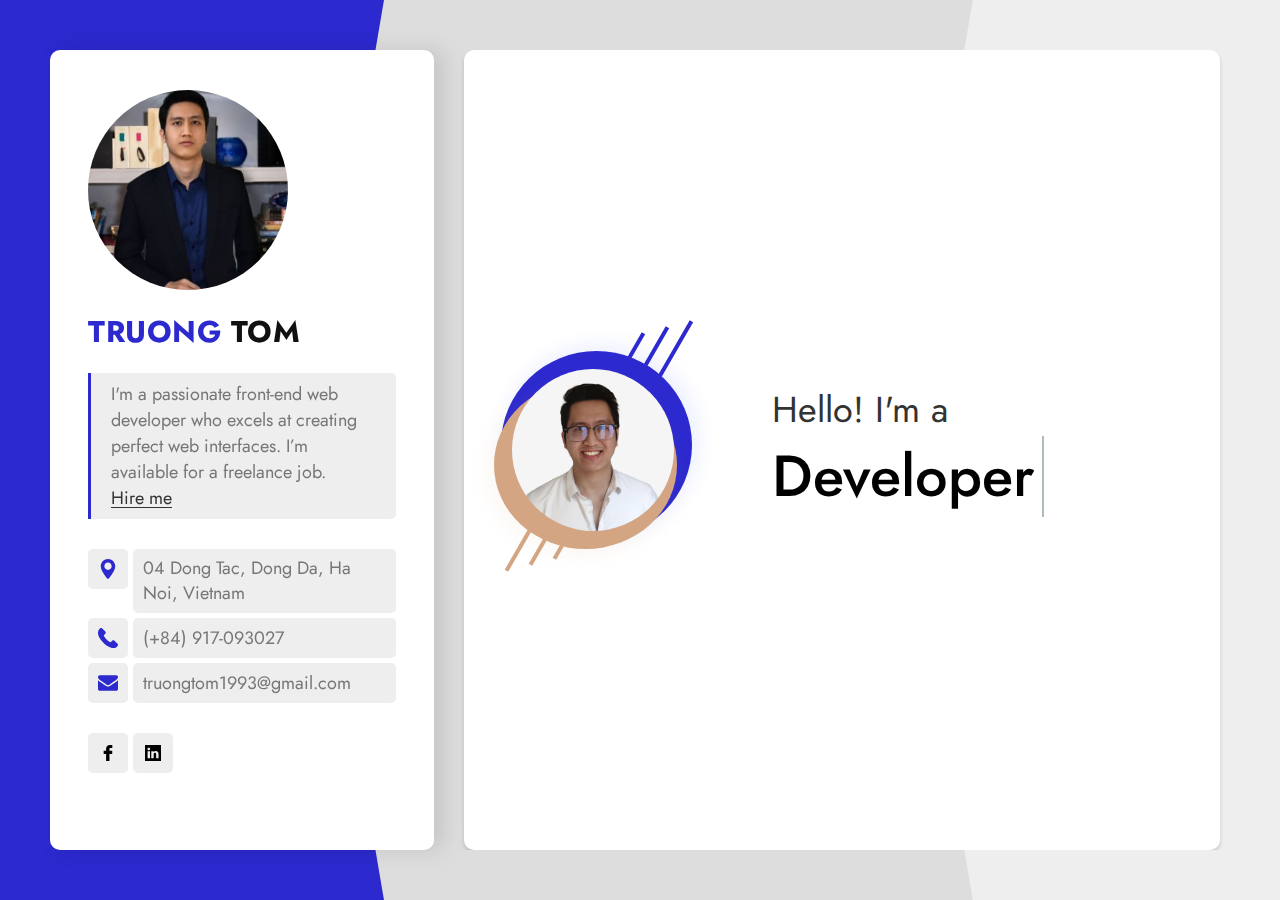
<file: index.html>
<!DOCTYPE html>
<!--[if lt IE 7 ]><html class="ie ie6" lang="en"> <![endif]-->
<!--[if IE 7 ]><html class="ie ie7" lang="en"> <![endif]-->
<!--[if IE 8 ]><html class="ie ie8" lang="en"> <![endif]-->
<!--[if (gte IE 9)|!(IE)]><!-->
<html lang="en">
<!--<![endif]-->

<head>

	<meta http-equiv="Content-Type" content="text/html; charset=utf-8" />

	<meta name="description" content="Deebo">
	<meta name="author" content="Frenify">

	<meta name="viewport" content="width=device-width, initial-scale=1, maximum-scale=1">

	<title>Truong Tom</title>

	<!-- Google Fonts -->
	<link rel="preconnect" href="https://fonts.googleapis.com" />
	<link rel="preconnect" href="https://fonts.gstatic.com" crossorigin />
	<link
		href="https://fonts.googleapis.com/css2?family=Jost:ital,wght@0,100;0,200;0,300;0,400;0,500;0,600;0,700;0,800;0,900;1,100;1,200;1,300;1,400;1,500;1,600;1,700;1,800;1,900&display=swap"
		rel="stylesheet" />
	<!-- /Google Fonts -->

	<!-- Styles -->
	<link type="text/css" rel="stylesheet" href="css/base.css?ver=4" />
	<link type="text/css" rel="stylesheet" href="css/magnific.css?ver=4" />
	<link type="text/css" rel="stylesheet" href="css/animated-headlines.css?ver=4" />
	<link type="text/css" rel="stylesheet" href="css/style.css?ver=4" />
	<!--[if lt IE 9]> <script type="text/javascript" src="js/modernizr.custom.js"></script> <![endif]-->
	<!-- /Styles -->

</head>

<body class="light">

	<div class="deebo_fn_main">
		<!-- Modal CV Card -->
		<div class="deebo_fn_cv">

			<!-- CV Inner -->
			<div class="deebo_fn__cv">

				<!-- CV Background -->
				<div class="cv__bg"></div>
				<div class="cv__bg2"></div>
				<!-- /CV Background -->

				<!-- CV Left Side -->
				<div class="cv__header">
					<div class="in">
						<div class="avatar">
							<img src="img/header/2.jpg" alt="">
						</div>
						<h3><span>Truong</span> Tom</h3>
						<p class="quote">I'm a passionate front-end web developer who excels at creating perfect web
							interfaces. I’m available for a freelance job. <a href="mailto:truongtom1993@gmail.com"
								class="anchor">Hire me</a></p>
						<ul class="contact_info">
							<li>
								<span class="icon"><img src="svg/location.svg" alt="" class="fn__svg"></span>
								<p>04 Dong Tac, Dong Da, Ha Noi, Vietnam</p>
							</li>
							<li>
								<span class="icon"><img src="svg/call.svg" alt="" class="fn__svg"></span>
								<p>(+84) 917-093027</p>
							</li>
							<li>
								<span class="icon"><img src="svg/message.svg" alt="" class="fn__svg"></span>
								<p>truongtom1993@gmail.com</p>
							</li>
						</ul>
						<ul class="social">
							<!-- <li>
								<a href="#" target="_blank" title="twitter.com">
									<img class="fn__svg" src="svg/twitter.svg" alt="twitter.com" />
								</a>
							</li> -->
							<li>
								<a href="https://www.fb.com/dnt0301" target="_blank" title="facebook.com">
									<img class="fn__svg" src="svg/facebook-logo.svg" alt="facebook.com" />
								</a>
							</li>
							<!-- <li>
								<a href="https://www.instagram.com/truong.dn/" target="_blank" title="instagram.com">
									<img class="fn__svg" src="svg/instagram.svg" alt="instagram.com" />
								</a>
							</li> -->
							<li>
								<a href="https://www.linkedin.com/in/truong-tom-b12b86152/" target="_blank" title="linkedin.com">
									<img class="fn__svg" src="svg/linkedin.svg" alt="linkedin.com" />
								</a>
							</li>
							<!-- <li>
								<a href="#" target="_blank" title="youtube.com">
									<img class="fn__svg" src="svg/youtube.svg" alt="youtube.com" />
								</a>
							</li> -->
						</ul>
					</div>
				</div>
				<!-- /CV Left Side -->

				<!-- /CV Content Side -->
				<div class="cv__content">

					<section id="hero-header" class="section_header">
						<div class="content">
							<div class="left_hero_header">
								<div class="circle">
									<div class="bg_img" data-bg-img="img/header/3.jpg"></div>
									<img src="img/thumb/square.jpg" alt="" />
									<div class="circle_holder_blue"><span></span></div>
									<div class="circle_holder_orange"><span></span></div>
									<div class="lines">
										<span></span>
										<span></span>
										<span></span>
									</div>
								</div>
							</div>
							<div class="right_hero_header">
								<div class="my_self">
									<h4>Hello! I'm a</h4>
									<h2>
										<!-- It is animation title. You can change animation variation by changing extra class to one of next classes: zoom, rotate-1, letters type, letters rotate-2, loading-bar, slide, clip, letters rotate-3, letters scale, push. cd-headline class can not be removed.  -->
										<span class="cd-headline clip">
											<span class="cd-words-wrapper">
												<!-- <b class="is-visible">Designer</b> -->
												<b class="is-visible">Developer</b>
												<b>Freelancer</b>
											</span>
										</span>
									</h2>
								</div>
							</div>
						</div>
					</section>


					<!-- CV: Biography Section -->
					<section id="cv_biography">
						<div class="section_title">
							<h3>Biography</h3>
						</div>
						<p>I'm a Freelancer Front-end Developer with over 7 years of
							experience. I'm from Vietnam. I code and create web elements for
							amazing people around the world. I like to work with various types
							of personality. New people bring new experiences.</p>
						<div class="fn_cs_info_items">
							<ul>
								<li>
									<p>Name: <span>Dang Nhat Truong</span></p>
								</li>
								<li>
									<p>Birthday: <span class="birthDay">January 03, 1993</span></p>
								</li>
								<li>
									<p>Languages: <span>Vietnamese, English</span></p>
								</li>
								<li>
									<p>Age: <span class="yearOld"></span></p>
								</li>
								<li>
									<p>Nationality: <span>Vietnamese</span></p>
								</li>
								<li>
									<p>Adress: <span>Ha Noi, Vietnam</span></p>
								</li>
								<!-- <li>
									<p>Telegram: <span>Available</span></p>
								</li> -->
								<li>
									<p>Phone: <span><a href="tel:+84917093027">(+84) 0917093027</a></span></p>
								</li>
								<li>
									<p>Email: <span><a href="mailto:truongtom1993@gmail.com">truongtom1993@gmail.com</a></span></p>
								</li>
							</ul>
						</div>
					</section>
					<!-- /CV: Biography Section -->


					<!-- CV: Education Section -->
					<section id="cv_education">
						<div class="section_title">
							<h3>Education</h3>
						</div>
						<div class="fn_cs_boxed_list">
							<ul>
								<li>
									<div class="item">
										<div class="item_top">
											<h5>Vietnam National University - University of Engineering and Technology (VNU - UET)</h5>
											<span>( 2011 - 2015 )</span>
										</div>
										<h3>Computer Science</h3>
										<p>I was trained in the top 3 National Information Technology School in Vietnam. The training
											process was extremely harsh and the number of
											graduates is only 50 percent. During the time at university, I
											overcame all challenges. Therefore, I am confident to have comprehensive
											knowledge to solve the most difficult problems. Even when faced with special requests, I am
											confident that I can fulfill them excellently. </p>
									</div>
								</li>

							</ul>
						</div>
					</section>
					<!-- /CV: Education Section -->


					<!-- CV: Experience Section -->
					<section id="cv_experience">
						<div class="section_title">
							<h3>Experience</h3>
						</div>
						<div class="fn_cs_boxed_list">
							<ul>
								<li>
									<div class="item">
										<div class="item_top">
											<h5>VIETNAM PROSPERITY JOINT STOCK COMMERCIAL BANK - Top 1 state-owned bank in VietNam</h5>
											<span>( 2020 — Today )</span>
										</div>
										<h3>Web Developer</h3>
										<p>Farewell to FPT Software, I am currently developing internal product development projects for
											VPBank (VIETNAM PROSPERITY JOINT-STOCK COMMERCIAL BANK). These projects require high security,
											accuracy and rationality in the development process so that they can be easily scaled-up and
											maintained later on.</p>
									</div>
								</li>

								<li>
									<div class="item">
										<div class="item_top">
											<h5>FTP Software - Top 1 outsourcing company in Vietnam - 22.000 EMPLOYEES</h5>
											<span>( 2018 — 2020 )</span>
										</div>
										<h3>Front-end Developer</h3>
										<p>At FPT, I had the opportunity to work on megaprojects from customers such as Airbus, PharmaCity
											(the biggest state-of-the-art pharmacy chain in Vietnam), VinMec (invested by Vingroup Corporation
											– Vietnam's leading private economic consortium). It helped me gain valuable experience in project
											management, which I previously had been lacking.</p>
									</div>
								</li>

								<li>
									<div class="item">
										<div class="item_top">
											<h5>RIKKEISOFT CORPORATION - Top 5 outsourcing company in Vietnam - 2000+ EMPLOYEES</h5>
											<span>( 2015 — 2018 )</span>
										</div>
										<h3>Front-end Developer</h3>
										<p>The projects that I worked on at RikkeiSoft mainly came from Japanese clients. The
											meticulousness,
											precision and high demand from Japanese customers have helped me improve my discipline and
											commitment to product quality from the first days at work.
										</p>
										<p>
											During the 4 years working at RikkeiSoft, I have experienced dozens of large and small projects,
											worked with many technologies, and met different requirements. Sparkly, I was honor to be selected
											as the team lead for 5 projects with the absolute satisfaction score from customers, 100/100
											points.
										</p>
									</div>
								</li>
							</ul>
						</div>
					</section>
					<!-- /CV: Experience Section -->


					<!-- CV: Skills Section -->
					<section id="cv_skills">
						<div class="section_title">
							<h3>Professionality</h3>
						</div>
						<div class="fn_cs_progress_bar">
							<div class="progress_item" data-value="99">
								<div class="item_in">
									<h3 class="progress_title">ReactJS</h3>
									<span class="progress_percent"></span>
									<div class="progress_bg"></div>
								</div>
							</div>
							<div class="fn_cs_progress_bar">
								<div class="progress_item" data-value="80">
									<div class="item_in">
										<h3 class="progress_title">NextJS</h3>
										<span class="progress_percent"></span>
										<div class="progress_bg"></div>
									</div>
								</div>
								<div class="progress_item" data-value="90">
									<div class="item_in">
										<h3 class="progress_title">.NET</h3>
										<span class="progress_percent"></span>
										<div class="progress_bg"></div>
									</div>
								</div>
								<div class="progress_item" data-value="95">
									<div class="item_in">
										<h3 class="progress_title">Java - Spring Boot</h3>
										<span class="progress_percent"></span>
										<div class="progress_bg"></div>
									</div>
								</div>

								<div class="progress_item" data-value="99">
									<div class="item_in">
										<h3 class="progress_title">HTML5 &amp; CSS3</h3>
										<span class="progress_percent"></span>
										<div class="progress_bg"></div>
									</div>
								</div>

								<div class="progress_item" data-value="99">
									<div class="item_in">
										<h3 class="progress_title">Javascript</h3>
										<span class="progress_percent"></span>
										<div class="progress_bg"></div>
									</div>
								</div>

								<div class="progress_item" data-value="90">
									<div class="item_in">
										<h3 class="progress_title">Typescript</h3>
										<span class="progress_percent"></span>
										<div class="progress_bg"></div>
									</div>
								</div>

								<div class="progress_item" data-value="70">
									<div class="item_in">
										<h3 class="progress_title">NodeJS</h3>
										<span class="progress_percent"></span>
										<div class="progress_bg"></div>
									</div>
								</div>

							</div>
					</section>
					<!-- /CV: Skills Section -->


					<!-- CV: Services Section -->
					<section id="cv_services">
						<div class="section_title">
							<h3>Services</h3>
						</div>
						<p>I help ambitious businesses like yours generate more profits by building awareness, driving web traffic,
							connecting with customers and growing overall sales.</p>
						<div class="fn_cs_service_list">
							<ul>
								<li>
									<div class="item">
										<div class="item_left">
											<h3>Websites front-end (Responsive Desktop - Mobile)</h3>
											<p>I will build a website based on customer’s wishes (or ideas I suggest). These websites will not
												only have modern user-friendly interface, SEO, and mobile-first but also bring more revenue to
												customers.</p>
										</div>
										<div class="item_right">
											<p>Starts from</p>
											<h3>$20$/hours</h3>
										</div>
									</div>
								</li>
								<li>
									<div class="item">
										<div class="item_left">
											<h3>Web-Admin (ReactJS)</h3>
											<p>Are you having special requirements or interesting features that need to be implemented?
												I will make them for you!
												With extensive experience, high responsibility for work, along with the ability to manage time
												effectively, I will help you get the best results with minimal cost!
											</p>
										</div>
										<div class="item_right">
											<p>Starts from</p>
											<h3>$20$/hours</h3>
										</div>
									</div>
								</li>
								<li>
									<div class="item">
										<div class="item_left">
											<h3>Java & .NET-Backend System</h3>
											<p>With my valuable experience from the current project for VPBank, I am very confident to build a
												mid to very large back-end system. Meet requirements of security, maintenance and future
												upgrade.</p>
										</div>
										<div class="item_right">
											<p>Starts from</p>
											<h3>$20$/hours</h3>
										</div>
									</div>
								</li>
								<li>
									<div class="item">
										<div class="item_left">
											<h3>Consulting and developing digital-marketing strategies for business</h3>
											<p>You have not had a specific development direction for your digital-marketing channel? Don’t
												worry! I can guide you on every step at a very low cost.</p>
										</div>
										<div class="item_right">
											<p>Starts from</p>
											<h3>$15$/hours</h3>
										</div>
									</div>
								</li>
							</ul>
						</div>
					</section>
					<!-- /CV: Services Section -->


					<!-- CV: Portfolio Section-->
					<section id="cv_portfolio">
						<div class="section_title">
							<h3>Project</h3>
						</div>

						<div class="fn_cs_portfolio">

							<div class="portfolio_filter">
								<ul>
									<li><a href="#" class="current" data-filter="*">All</a></li>
									<li><a href="#" data-filter=".youtube">Bamboo</a></li>
									<li><a href="#" data-filter=".vimeo">Vinmec</a></li>
									<li><a href="#" data-filter=".soundcloud">TGAL</a></li>
									<li><a href="#" data-filter=".popup">VPBank</a></li>
									<li><a href="#" data-filter=".pharmacity">Pharmacity</a></li>
								</ul>
							</div>


							<div class="portfolio_list">
								<ul class="gallery_zoom grid">
									<li class="youtube grid-item">
										<div class="inner">
											<div class="entry">
												<a target="_blank" href="https://talent.bambooairways.com/home">
													<img src="img/thumb/42-56.jpg" alt="" />
													<div class="main" data-bg-img="img/portfolio/1.jpg"></div>
													<div class="mobile_title">
														<h3>Talent Page</h3>
														<span>Bamboo Airway</span>
													</div>
												</a>
											</div>
										</div>
									</li>
									<li class="vimeo grid-item">
										<div class="inner">
											<div class="entry">
												<a target="_blank" href="https://vaythechap.vpbank.com.vn/vay-mua-nha-dat">
													<img src="img/thumb/42-34.jpg" alt="" />
													<div class="main" data-bg-img="img/portfolio/2.jpg"></div>
													<div class="mobile_title">
														<h3>Oncology - Radiotherapy</h3>
														<span>Vinmec</span>
													</div>
												</a>
											</div>
										</div>
									</li>
									<li class="soundcloud grid-item">
										<div class="inner">
											<div class="entry">
												<a target="_blank" href="https://tgal.jp/brand/">
													<img src="img/thumb/42-56.jpg" alt="" />
													<div class="main" data-bg-img="img/portfolio/3.jpg"></div>
													<div class="mobile_title">
														<h3>TGAL HomePage</h3>
														<span>TGAL Japan</span>
													</div>
												</a>
											</div>
										</div>
									</li>
									<li class="popup grid-item">
										<div class="inner">
											<div class="entry">
												<a target="_blank" href="https://vaythechap.vpbank.com.vn/vay-mua-nha-dat">
													<img src="img/thumb/42-34.jpg" alt="" />
													<div class="main" data-bg-img="img/portfolio/4.jpg"></div>
													<div class="mobile_title">
														<h3>Mortgage loan</h3>
														<span>VPbank</span>
													</div>
												</a>
											</div>
										</div>
									</li>
									<li class="popup grid-item">
										<div class="inner">
											<div class="entry">
												<a target="_blank" href="https://vaytinchap.vpbank.com.vn/LOSWebDE/">
													<img src="img/thumb/42-34.jpg" alt="" />
													<div class="main" data-bg-img="img/portfolio/5.jpg"></div>
													<div class="mobile_title">
														<h3>Unsecured loan</h3>
														<span>VPbank</span>
													</div>
												</a>
											</div>
										</div>
									</li>
									<li class="popup grid-item">
										<div class="inner">
											<div class="entry">
												<a target="_blank" href="https://neo.vpbank.com.vn/">
													<img src="img/thumb/42-34.jpg" alt="" />
													<div class="main" data-bg-img="img/portfolio/6.jpg"></div>
													<div class="mobile_title">
														<h3>VPBank NEO</h3>
														<span>VPbank</span>
													</div>
												</a>
											</div>
										</div>
									</li>
									<li class="pharmacity grid-item">
										<div class="inner">
											<div class="entry">
												<a target="_blank" href="https://www.pharmacity.vn/">
													<img src="img/thumb/42-34.jpg" alt="" />
													<div class="main" data-bg-img="img/portfolio/7.jpg"></div>
													<div class="mobile_title">
														<h3>Pharmacity Homepage</h3>
														<span>Pharmacity</span>
													</div>
												</a>
											</div>
										</div>
									</li>
								</ul>
							</div>

						</div>

					</section>
					<!-- /CV: Portfolio Section-->

					<!-- CV: Testimonials -->
					<section id="cv_testimonials">
						<div class="section_title">
							<h3>References</h3>
						</div>
						<p>A testimonial is effectively a review or recommendation from a
							client, letting you know how our products or services benefitted our
							clients. We respect each client and help everyone with all our might.</p>

						<div class="fn_cs_testimonials">
							<ul>
								<li>
									<div class="item">
										<div class="item_left">
											<p>One of the best. It works quite well for software development also. The design and ease of
												installation and customizing is exceptional. Many plaudits to the developers!</p>
										</div>
										<div class="item_right">
											<div class="t_ava">
												<div class="ava_in" data-bg-img="img/testimonials/1.webp"></div>
											</div>
											<div class="t_name">
												<p>Dan Ludwig</p>
											</div>
											<div class="t_rating" data-stars="5">
												<div class="rating_in">
													<div class="rating_active"><img src="svg/five-stars.svg" alt="" class="fn__svg"></div>
													<div class="rating_regular"><img src="svg/five-stars.svg" alt="" class="fn__svg"></div>
												</div>
											</div>
										</div>
									</div>
								</li>
								<li>
									<div class="item">
										<div class="item_left">
											<p>Very good design and code quality. The costumer support is excellent. They respond within
												minutes and solve problems on the fly. I sincerely recommend!</p>
										</div>
										<div class="item_right">
											<div class="t_ava">
												<div class="ava_in" data-bg-img="img/testimonials/2.webp"></div>
											</div>
											<div class="t_name">
												<p>Robert Moum</p>
											</div>
											<div class="t_rating" data-stars="5">
												<div class="rating_in">
													<div class="rating_active"><img src="svg/five-stars.svg" alt="" class="fn__svg"></div>
													<div class="rating_regular"><img src="svg/five-stars.svg" alt="" class="fn__svg"></div>
												</div>
											</div>
										</div>
									</div>
								</li>
								<li>
									<div class="item">
										<div class="item_left">
											<p>I Like the whole Theme, the design, customizability, features, etc. The support has been
												absolutely fantastic and friendly, helping me to solve any issue I was having.</p>
										</div>
										<div class="item_right">
											<div class="t_ava">
												<div class="ava_in" data-bg-img="img/testimonials/3.webp"></div>
											</div>
											<div class="t_name">
												<p>Linus Dahms</p>
											</div>
											<div class="t_rating" data-stars="5">
												<div class="rating_in">
													<div class="rating_active"><img src="svg/five-stars.svg" alt="" class="fn__svg"></div>
													<div class="rating_regular"><img src="svg/five-stars.svg" alt="" class="fn__svg"></div>
												</div>
											</div>
										</div>
									</div>
								</li>
								<li>
									<div class="item">
										<div class="item_left">
											<p>The best theme in the world ;) Really love it. Support is amazing, and they always help me with
												my problems. To be honest - I have earlier other theme, but this is so good, that why I choose
												it</p>
										</div>
										<div class="item_right">
											<div class="t_ava">
												<div class="ava_in" data-bg-img="img/testimonials/4.webp"></div>
											</div>
											<div class="t_name">
												<p>Kai Mimietz</p>
											</div>
											<div class="t_rating" data-stars="5">
												<div class="rating_in">
													<div class="rating_active"><img src="svg/five-stars.svg" alt="" class="fn__svg"></div>
													<div class="rating_regular"><img src="svg/five-stars.svg" alt="" class="fn__svg"></div>
												</div>
											</div>
										</div>
									</div>
								</li>
							</ul>
						</div>


					</section>
					<!-- /CV: Testimonials -->


					<!-- CV: Clients Section -->
					<section id="clients" class="section_clients">
						<div class="section_title">
							<h3>Clients</h3>
						</div>
						<div class="clients_wrapper">
							<ul>
								<li>
									<a href="#">
										<img src="img/clients/light/1.png" alt="colorlib" />
									</a>
								</li>
								<li>
									<a href="#">
										<img src="img/clients/light/2.png" alt="envato" />
									</a>
								</li>
								<li>
									<a href="#">
										<img src="img/clients/light/3.png" alt="pingdom" />
									</a>
								</li>
								<li>
									<a href="#">
										<img src="img/clients/light/4.png" alt="magento" />
									</a>
								</li>
								<li>
									<a href="#">
										<img src="img/clients/light/5.svg" alt="woocommerce" />
									</a>
								</li>
								<li>
									<a href="#">
										<img src="img/clients/light/6.png" alt="larevel" />
									</a>
								</li>
								<li>
									<a href="#">
										<img src="img/clients/light/7.png" alt="angular" />
									</a>
								</li>
								<li>
									<a href="#">
										<img src="img/clients/light/8.png" alt="google" />
									</a>
								</li>
							</ul>
						</div>
					</section>
					<!-- /CV: Clients Section -->

				</div>
				<!-- /CV Content Side -->

			</div>
			<!-- CV Inner -->
		</div>
		<!-- /Modal CV Card -->

	</div>

	<!-- Scripts -->
	<script type="text/javascript" src="js/jquery.js?ver=4"></script>
	<script type="text/javascript" src="js/isotope.js"></script>
	<script type="text/javascript" src="js/magnific.js"></script>
	<script type="text/javascript" src="js/animated-headlines.js?ver=4"></script>
	<script type="text/javascript" src="js/waypoints.js?ver=4"></script>
	<!--[if lt IE 10]> <script type="text/javascript" src="js/ie8.js"></script> <![endif]-->
	<script type="text/javascript" src="js/init.js?ver=4"></script>
	<!-- /Scripts -->

</body>

</html>
</file>
<file: css/base.css>
/*
This file is made by Frenify
This css file includes all base styles and template's main color (in this tempalte main color is pink(#f00a77)). 
Template's main color styles located at the bottom of this file.
*/
html,body,div,span,applet,object,iframe,h1,h2,h3,h4,h5,h6,p,blockquote,pre,a,abbr,acronym,address,big,cite,code,del,dfn,em,font,ins,kbd,q,s,samp,small,strike,strong,sub,sup,tt,var,b,u,i,center,dl,dt,dd,ol,ul,li,fieldset,form,label,legend,table,caption,tbody,tfoot,thead,tr,th,td
	{
	background: transparent;
	border: 0;
	margin: 0;
	padding: 0;
	vertical-align: baseline;
	outline: none;
}

article, aside, details, figcaption, figure, footer, header, hgroup, nav, section {
    display: block;
}

blockquote {
	quotes: none;
}

blockquote:before,blockquote:after {
	content: '';
	content: none;
}
ul, ol{
	margin:30px;
	list-style-type: none;
}
ul li, ol li{
	margin-bottom:5px;
}
img{
	vertical-align:middle;
	max-width:100%;
}
iframe{
	max-width:100%;
}
del {
	text-decoration: line-through;
}
a, i{
	-webkit-transition: all .3s ease;
	   -moz-transition: all .3s ease;
	    -ms-transition: all .3s ease;
	     -o-transition: all .3s ease;
	        transition: all .3s ease;
	border:none;
}
a:hover{text-decoration:none;}

h1, h2, h3, h4, h5, h6{
	font-weight:700;
	color:#0b0a0c;
	margin-bottom:20px;
}
h1 { font-size: 45px; }
h2 { font-size: 36px; }
h3 { font-size: 30px; }
h4 { font-size: 24px; }
h5 { font-size: 20px; }
h6 { font-size: 16px; }

table{
	width:100%;
	max-width:100%;
	text-align:left;
	border-collapse: collapse;
	border-spacing: 0px;
	margin-bottom:15px;
	color:#999;
	border:1px solid #eee;
}
table tr{
	border:1px solid #eee;
}
table th{
	vertical-align:top;
	color:#333;
	background:none;
	font-size:16px;
	font-weight:normal;
	padding:15px 10px;
	border:1px solid #eee;
}
table td{
	vertical-align:top;
	padding:10px;
	border:1px solid #eee;
}

code, pre {
	padding: 10px;
	padding-bottom: 0;
	border-left: 3px solid #6FBF71;
	border-bottom: 1px solid transparent;
	background: #f7f7f7;
	overflow-x:scroll;
}

pre{
	display: block;	
	word-break: break-all;
	word-wrap: break-word;
}
pre code { white-space: pre-wrap; }

p{
	letter-spacing:1px;
}


.space10{width:100%; float:left; clear:both; margin-bottom:10px;}
.space20{width:100%; float:left; clear:both; margin-bottom:20px;}
.space30{width:100%; float:left; clear:both; margin-bottom:30px;}
.space40{width:100%; float:left; clear:both; margin-bottom:40px;}
.space50{width:100%; float:left; clear:both; margin-bottom:50px;}
.space60{width:100%; float:left; clear:both; margin-bottom:60px;}
.space70{width:100%; float:left; clear:both; margin-bottom:70px;}
.space80{width:100%; float:left; clear:both; margin-bottom:80px;}
.space90{width:100%; float:left; clear:both; margin-bottom:90px;}
.space100{width:100%; float:left; clear:both; margin-bottom:100px;}
.space200{width:100%; float:left; clear:both; margin-bottom:200px;}
.space300{width:100%; float:left; clear:both; margin-bottom:300px;}
.space400{width:100%; float:left; clear:both; margin-bottom:400px;}
.space500{width:100%; float:left; clear:both; margin-bottom:500px;}
.space1000{width:100%; float:left; clear:both; margin-bottom:1000px;}


/*------------------------------------------------------------------*/ 
/*	x) FORM ELEMENTS
/*------------------------------------------------------------------*/
textarea{
	border-radius:0;
	font-size:13px;
	color:#333;
	resize:vertical;
	font-family:'Raleway', Arial, Helvetica, sans-serif;
	
	-webkit-box-sizing: border-box; /* Safari/Chrome, other WebKit */
	-moz-box-sizing: border-box;    /* Firefox, other Gecko */
	-ms-box-sizing: border-box;     /* IE 10 + */
	box-sizing: border-box;         /* Opera/IE 8+ */
	
	line-height:1.4;
	padding:10px!important;
	width:100%;
	border:1px solid #eee;
	
	-webkit-transition: all .3s ease;
	   -moz-transition: all .3s ease;
	    -ms-transition: all .3s ease;
	     -o-transition: all .3s ease;
	        transition: all .3s ease;
}
input[type="text"],
input[type="password"],
input[type="datetime"],
input[type="datetime-local"],
input[type="date"],
input[type="month"],
input[type="time"],
input[type="week"],
input[type="number"],
input[type="email"],
input[type="url"],
input[type="search"],
input[type="tel"],
input[type="color"],
.uneditable-input {
	border-radius:0;
	font-size:13px;
	min-width:220px;
	color:#333;
	letter-spacing:0.5px;
	
	-webkit-box-sizing: border-box; /* Safari/Chrome, other WebKit */
	-moz-box-sizing: border-box;    /* Firefox, other Gecko */
	-ms-box-sizing: border-box;     /* IE 10 + */
	box-sizing: border-box;         /* Opera/IE 8+ */
	
	font-family:'Raleway', Arial, Helvetica, sans-serif;
	
	line-height:1.6;
	padding:10px!important;
	height:44px;
	vertical-align:middle;
	border:1px solid #eee;
	
	-webkit-transition: all .3s ease;
	   -moz-transition: all .3s ease;
	    -ms-transition: all .3s ease;
	     -o-transition: all .3s ease;
	        transition: all .3s ease;
	
}

textarea:focus,
input[type="text"]:focus,
input[type="password"]:focus,
input[type="datetime"]:focus,
input[type="datetime-local"]:focus,
input[type="date"]:focus,
input[type="month"]:focus,
input[type="time"]:focus,
input[type="week"]:focus,
input[type="number"]:focus,
input[type="email"]:focus,
input[type="url"]:focus,
input[type="search"]:focus,
input[type="tel"]:focus,
input[type="color"]:focus,
.uneditable-input:focus {
	border-color:#ccc;
	background:#eee;
}


input[type="submit"]{
	padding: 13px 15px;
	height: 40px;
	line-height: 1;
	text-transform: uppercase;
	font-size: 13px;
	font-weight: 600;
	text-decoration: none;
	letter-spacing: 0.5px;
	border:none;
	cursor:pointer;
	color: #FFF;
	background:#777;
	
	-webkit-transition: all .3s ease;
	   -moz-transition: all .3s ease;
	    -ms-transition: all .3s ease;
	     -o-transition: all .3s ease;
	        transition: all .3s ease;
}
input[type="submit"]:hover{
	background:#444;
}
select{
	padding:8px;
	border:2px solid #eee;
}
input[type="button"]{
	cursor:pointer;
	-webkit-transition: all .3s ease;
	   -moz-transition: all .3s ease;
	    -ms-transition: all .3s ease;
	     -o-transition: all .3s ease;
	        transition: all .3s ease;
}
</file>
<file: css/style.css>
@charset "utf-8";
/*
	List of CSS codes:
	
	01) Base
	02) Site Structure
	03) Section Hero Header
	04) Main title
	05) Info Items
	06) Boxed List
	07) Progress bar
	08) Section Portfolio
	09) Testimonials
	10) Section Clients
	11) Section News
		11.1) Modalbox (used for news)
	12) Section Contact
	13) LIGHT Version
	14) Responsive


/*------------------------------------------------------------------*/
/*	01) Base
/*------------------------------------------------------------------*/
:root {
	--mc: #2c29ce;
}
html {
	overflow-x: hidden;
	padding: 0px;
	margin: 0px;
}
*:after,
*:before,
* {
	box-sizing: border-box;
}
body {
	font-family: 'Jost', sans-serif;
	font-size: 18px;
	letter-spacing: 0;
	font-weight: 400;
	color: #0b0a0c;
	position: relative;
}
[class^='deebo_fn_'] {
	width: 100%;
	/* float: left; */
	/* clear: both; */
}
.deebo_fn_wrapper,
.deebo_fn_wrapper * {
	box-sizing: border-box;
}
.deebo_fn_wrapper {
	position: relative;
	z-index: 2;
}
.fn__svg {
	fill: currentcolor;
	width: 18px;
	height: 18px;
}
p {
	letter-spacing: 0;
}
h1,
h2,
h3,
h4,
h5,
h6 {
	color: #eee;
}
/*------------------------------------------------------------------*/
/*	02) Site Structure
/*------------------------------------------------------------------*/
body.resume-opened {
	height: 100vh;
	overflow: hidden;
}
body.resume-opened .deebo_fn_cv {
	opacity: 1;
	visibility: visible;
	transition: all 0.5s ease;
}
body.resume-opened .deebo_fn__cv {
	opacity: 1;
	visibility: visible;
	transform: translateY(0px);
}
body.resume-opened .deebo_fn_cv .closer {
	transform: translateX(0px);
	transition: transform 0.5s 1s ease;
}
.deebo_fn_cv {
	position: fixed;
	top: 0px;
	left: 0px;
	right: 0px;
	height: 100vh;
	z-index: 77;
	background-color: rgba(29, 27, 25, 0.95);
	opacity: 0;
	visibility: hidden;

	-webkit-transition: all 0.5s ease;
	-moz-transition: all 0.5s ease;
	-ms-transition: all 0.5s ease;
	-o-transition: all 0.5s ease;
	transition: all 0.5s 1s ease;
}
.deebo_fn__cv {
	position: absolute;
	top: 0px;
	bottom: 0px;
	width: auto;
	right: 0px;
	left: 0px;
	background-color: #151515;
	z-index: 156;
	overflow: hidden;
}
.deebo_fn_cv .closer {
	width: 42px;
	height: 42px;
	display: block;
	text-decoration: none;
	position: absolute;
	right: 5px;
	top: 5px;
	z-index: 233;
	transform: translateX(50px);
	transition: transform 0.5s ease;
}
.deebo_fn_cv .closer:before,
.deebo_fn_cv .closer:after {
	content: '';
	position: absolute;
	width: 18px;
	height: 2px;
	background-color: #eee;
	left: 12px;
	top: 20px;
}
.deebo_fn_cv .closer:after {
	transform: rotate(45deg);
}
.deebo_fn_cv .closer:before {
	transform: rotate(135deg);
}
.deebo_fn_cv .closer:hover {
	background-color: #070707;
}
body.resume-opened .deebo_fn__cv .cv__header,
body.resume-opened .deebo_fn__cv .cv__content {
	transform: translateY(0px);
	opacity: 1;
	transition: all 0.5s 0.5s ease;
}
body.resume-opened .deebo_fn__cv .cv__bg {
	left: 0;
	transition: all 0.5s ease;
}
body.resume-opened .deebo_fn__cv .cv__bg2 {
	right: 0;
	transition: all 0.5s ease;
}
.deebo_fn__cv .cv__content {
	position: absolute;
	z-index: 99;
	width: 65vw;
	width: calc(70vw - 100px);
	float: right;
	right: 50px;
	top: 50px;
	bottom: 50px;
	overflow-y: scroll;
	color: #999;
	font-size: 20px;
	font-weight: 400;
	padding-right: 10px;
	padding-left: 30px;
	transform: translateY(-380px);
	transition: all 0.5s ease;
	opacity: 0;
}
.deebo_fn__cv .cv__content {
	scrollbar-width: thin;
	scrollbar-color: #000 #000;
}
.deebo_fn__cv .cv__content::-webkit-scrollbar {
	width: 14px;
}
.deebo_fn__cv .cv__content:-webkit-scrollbar-track {
	background: #000;
}
.deebo_fn__cv .cv__content::-webkit-scrollbar-thumb {
	background-color: #222;
	border-radius: 10px;
}
.deebo_fn__cv .cv__bg {
	position: absolute;
	z-index: 1;
	width: 30%;
	background-color: var(--mc);
	clip-path: polygon(100% 0, 80% 50%, 100% 100%, 0 100%, 0 0);
	top: 0;
	left: -30%;
	bottom: 0;
	transition: all 0.5s 0.5s ease;
}
.deebo_fn__cv .cv__bg2 {
	position: absolute;
	z-index: 1;
	width: 30%;
	background-color: #070707;
	clip-path: polygon(20% 0, 100% 0, 100% 50%, 100% 100%, 20% 100%, 0 50%);
	top: 0;
	right: -30%;
	bottom: 0;
	transition: all 0.5s 0.5s ease;
}
.deebo_fn__cv .cv__header {
	position: absolute;
	top: 50px;
	left: 50px;
	width: 30vw;
	bottom: 50px;
	z-index: 20;
	filter: drop-shadow(10px 0px 10px rgba(0, 0, 0, 0.5));
	transform: translateY(380px);
	opacity: 0;
	transition: all 0.5s ease;
}
.deebo_fn__cv .cv__header .in {
	background-color: #191919;
	height: 100%;
	display: -webkit-flex;
	display: -moz-flex;
	display: -ms-flex;
	display: -o-flex;
	display: flex;
	-webkit-flex-direction: column;
	-moz-flex-direction: column;
	-ms-flex-direction: column;
	-o-flex-direction: column;
	flex-direction: column;
	justify-content: flex-start;
	padding: 40px 10%;
	border-radius: 10px;
	overflow-y: scroll;
}

.deebo_fn__cv .cv__header .in {
	scrollbar-width: thin;
	scrollbar-color: #000 #000;
}
.deebo_fn__cv .cv__header .in::-webkit-scrollbar {
	width: 0;
}
.deebo_fn__cv .cv__header .in:-webkit-scrollbar-track {
	background: #000;
}
.deebo_fn__cv .cv__header .in::-webkit-scrollbar-thumb {
	background-color: #222;
	border-radius: 10px;
}
.deebo_fn__cv .cv__header .avatar {
	margin-bottom: 20px;
}
.deebo_fn__cv .cv__header .avatar img {
	max-width: 200px;
	max-height: 200px;
	border-radius: 50%;
}
.deebo_fn__cv .cv__header h3 {
	margin: 0;
	padding: 0;
	color: #eee;
	font-weight: 700;
	font-size: 30px;
	text-transform: uppercase;
	letter-spacing: 0.5px;
	margin-bottom: 20px;
}
.deebo_fn__cv .cv__header h3 span {
	color: var(--mc);
}
.deebo_fn__cv .cv__header p.quote {
	margin: 0;
	color: #aaa;
	margin-bottom: 30px;
	text-align: left;
	border-left: 3px solid var(--mc);
	padding-left: 40px;
	background: #111;
	padding: 8px 20px;
	border-radius: 0 5px 5px 0;
}
.deebo_fn__cv .cv__header p.quote a {
	text-decoration: none;
	color: #eee;
	border-bottom: 1px solid;
	line-height: 1;
	display: inline-block;
}
.deebo_fn__cv .cv__header p.quote a:hover {
	color: var(--mc);
}
.cv__header .contact_info {
	margin: 0;
	padding: 0;
	list-style-type: none;
	text-align: left;
	margin-bottom: 25px;
}
.cv__header .contact_info .icon {
	display: block;
	width: 40px;
	height: 40px;
	min-width: 40px;
	background-color: #111;
	border-radius: 5px;
	margin-right: 5px;
	position: relative;
}
.cv__header .contact_info .fn__svg {
	width: 20px;
	height: 20px;
	display: block;
	color: var(--mc);
	position: absolute;
	left: 50%;
	top: 50%;
	margin: -10px 0 0 -10px;
}
.cv__header .contact_info li {
	padding: 0;
	margin: 0;
	position: relative;
	margin-bottom: 5px;
	display: -webkit-flex;
	display: -moz-flex;
	display: -ms-flex;
	display: -o-flex;
	display: flex;
	align-items: flex-start;
}
.cv__header .contact_info p {
	color: #eee;
	line-height: 1.4;
	background-color: #111;
	border-radius: 5px;
	padding: 7px 10px;
	width: 100%;
	min-height: 40px;
	display: -webkit-flex;
	display: -moz-flex;
	display: -ms-flex;
	display: -o-flex;
	display: flex;
	-ms-align-items: center;
	align-items: center;
}
.deebo_fn__cv .social {
	margin: 0;
	padding: 0;
	list-style-type: none;
	display: -webkit-flex;
	display: -moz-flex;
	display: -ms-flex;
	display: -o-flex;
	display: flex;
	-webkit-flex-direction: row;
	-moz-flex-direction: row;
	-ms-flex-direction: row;
	-o-flex-direction: row;
	flex-direction: row;
	flex-wrap: wrap;
	-ms-align-items: center;
	align-items: center;
	margin-left: -5px;
}
.deebo_fn__cv .social li {
	margin: 0;
	padding: 0;
	padding-left: 5px;
	margin-bottom: 5px;
}
.deebo_fn__cv .social a {
	display: block;
	text-decoration: none;
	color: #fff;
	background-color: #111;
	width: 40px;
	height: 40px;
	position: relative;
	border-radius: 5px;
}
.deebo_fn__cv .social .fn__svg {
	position: absolute;
	width: 16px;
	height: 16px;
	top: 50%;
	left: 50%;
	margin: -8px 0 0 -8px;
}
.deebo_fn__cv .social a:hover {
	background-color: var(--mc);
}
.deebo_fn__cv .cv__content section {
	width: 100%;
	padding: 30px;
	background-color: #191919;
	margin-bottom: 30px;
	box-shadow: 0px 3px 4px rgb(0 0 0 / 30%);
	border-radius: 10px;
	float: left;
	clear: both;
}
.deebo_fn__cv .cv__content section:last-child {
	margin-bottom: 0;
}
.right_bar_overlay {
	position: fixed;
	top: 0;
	left: 0;
	bottom: 0;
	right: 0;
	background-color: transparent;
	display: block;
	z-index: 20;
	width: 100%;
	float: left;
	opacity: 0;
	visibility: hidden;
	transition: all 0.5s ease;
	cursor: pointer;
}
.rightbar-opened .right_bar_overlay {
	background-color: rgba(0, 0, 0, 0.3);
	opacity: 1;
	visibility: visible;
}
/* light/dark switcher */
.deebo_fn_switcher_wrap {
	position: fixed;
	z-index: 999;
	top: 0;
	right: 70px;
	left: auto;
	width: auto;
}
.deebo_fn_switcher_wrap label {
	display: -webkit-flex;
	display: -moz-flex;
	display: -ms-flex;
	display: -o-flex;
	display: flex;
	-webkit-flex-direction: row;
	-moz-flex-direction: row;
	-ms-flex-direction: row;
	-o-flex-direction: row;
	flex-direction: row;
	-ms-align-items: center;
	align-items: center;
	height: 36px;
	padding: 0 15px;
	margin: 7px 0;
	background-color: #191919;
	border-radius: 30px;
	color: #aaa;
	user-select: none;
	-webkit-user-select: none;
	-ms-user-select: none;
	-webkit-touch-callout: none;
	-o-user-select: none;
	-moz-user-select: none;
	cursor: pointer;
	box-shadow: 0px 3px 4px rgb(0 0 0 / 30%);
}
.deebo_fn_switcher_wrap .checkbox_wrap {
	position: relative;
	display: block;
	width: 42px;
	height: 24px;
	margin: 0 15px;
}
.deebo_fn_switcher_wrap input {
	opacity: 0 !important;
	position: absolute !important;
	visibility: hidden !important;
	width: 0 !important;
	height: 0 !important;
}
.deebo_fn_switcher_wrap .slider {
	position: absolute;
	cursor: pointer;
	top: 0;
	left: 0;
	right: 0;
	bottom: 0;
	background-color: transparent;
	-webkit-transition: 0.4s;
	transition: 0.4s;
	border: 1px solid #aaa;
	margin: 0;
	padding: 0;
}
.deebo_fn_switcher_wrap .slider:before {
	position: absolute;
	content: '';
	height: 18px;
	width: 18px;
	left: 2px;
	bottom: 2px;
	background-color: #d1d8e4;
	-webkit-transition: 0.4s;
	transition: 0.4s;
}
.deebo_fn_switcher_wrap input:checked + .slider:before {
	-webkit-transform: translateX(18px);
	-ms-transform: translateX(18px);
	transform: translateX(18px);
}
.deebo_fn_switcher_wrap .slider.round {
	border-radius: 24px;
}
.deebo_fn_switcher_wrap .slider.round:before {
	border-radius: 50%;
}
/*------------------------------------------------------------------*/
/*	03) Section Hero Header
/*------------------------------------------------------------------*/
.section_header {
	width: 100%;
	float: left;
	background-color: #f0f7fb;
	overflow: hidden;
}
.section_header .content {
	padding-top: 200px;
	padding-bottom: 200px;
	display: -webkit-flex;
	display: -moz-flex;
	display: -ms-flex;
	display: -o-flex;
	display: flex;
	-ms-align-items: center;
	align-items: center;
	justify-content: space-between;
	min-height: 90vh;
	min-height: calc(100vh - 160px); /* 50px spacing from top, 50px from bottom of the window & 30px from top, 30px from bottom of the section. Summary 160px */
}
.section_header .left_hero_header {
	width: 475px;
	max-width: 40%;
	padding-right: 80px;
}
.section_header .circle {
	position: relative;
}
.section_header .circle .bg_img {
	position: absolute;
	top: 18px;
	left: 18px;
	bottom: 18px;
	right: 18px;
	display: block;
	background-repeat: no-repeat;
	background-size: cover;
	background-position: center center;
	z-index: 15;
	border-radius: 100%;
}
.section_header .circle img {
	position: relative;
	display: block;
	min-width: 100%;
	border-radius: 100%;
	z-index: 15;
	opacity: 0;
}
.section_header .circle_holder_blue span {
	position: absolute;
	top: 0px;
	right: 0px;
	left: 7px;
	bottom: 10px;
	background-color: var(--mc);
	z-index: 2;
	border-radius: 100%;
	color: rgba(52, 82, 255, 0.1);
	box-shadow: 5px -5px 20px;
}
.section_header .circle_holder_orange span {
	position: absolute;
	top: 30px;
	right: 15px;
	left: 0px;
	bottom: 0px;
	background-color: #d3a583;
	z-index: 2;
	border-radius: 100%;
	color: rgba(211, 165, 131, 0.1);
	box-shadow: -5px 5px 20px;
}
.section_header .lines {
	position: absolute;
	top: 0;
	left: 0;
	right: 0;
	bottom: 0;
	z-index: 5;
}
.section_header .lines span {
	width: 4px;
	height: 138%;
	display: block;
	/*	background-color: #999;*/
	background: var(--mc);
	background: -moz-linear-gradient(180deg, var(--mc) 50%, rgba(211, 165, 131, 1) 50%, rgba(211, 165, 131, 1) 100%);
	background: -webkit-linear-gradient(180deg, var(--mc) 50%, rgba(211, 165, 131, 1) 50%, rgba(211, 165, 131, 1) 100%);
	background: linear-gradient(180deg, var(--mc) 50%, rgba(211, 165, 131, 1) 50%, rgba(211, 165, 131, 1) 100%);
	filter: progid:DXImageTransform.Microsoft.gradient(startColorstr="#3452ff",endColorstr="#d3a583",GradientType=1);
	transform: rotate(30deg);
	z-index: 13;
	position: absolute;
	top: -18%;
	left: 40%;
}
.section_header .lines span:nth-child(2) {
	left: 52%;
	top: -21%;
}
.section_header .lines span:nth-child(3) {
	left: 64%;
	top: -24%;
}
.section_header .right_hero_header {
	width: 60%;
}
.section_header .person_info {
	position: absolute;
	right: 52px;
	right: 11.8%;
	bottom: 40px;
	z-index: 25;
	cursor: pointer;
	display: block;
	text-decoration: none;
	width: 60px;
	height: 60px;
	background-color: #000;
	border-radius: 50%;
	color: #fff;
}
.section_header .person_info:after {
	content: '';
	display: block;
	position: absolute;
	top: 50%;
	left: 50%;
	width: 70px;
	height: 70px;
	margin: -35px auto auto -35px;
	-webkit-transform-origin: 50% 50%;
	transform-origin: 50% 50%;
	background-color: inherit;
	z-index: -1;
	pointer-events: none;

	border: 20px solid #000;
	transition: border-color 0.3s ease;

	border-radius: 100%;
	opacity: 1;
	-webkit-animation: cs_fn_pulse 2.5s cubic-bezier(0.3, 1, 0.3, 1) infinite;
	animation: cs_fn_pulse 2.5s cubic-bezier(0.3, 1, 0.3, 1) infinite;
}
.section_header .person_info:hover {
	background-color: var(--mc);
}
.section_header .person_info:hover:after {
	border-color: var(--mc);
}
@-webkit-keyframes cs_fn_pulse {
	from {
		opacity: 1;
		transform: scale(1, 1);
	}
	to {
		opacity: 0;
		transform: scale(1.8, 1.8);
	}
}
@keyframes cs_fn_pulse {
	from {
		opacity: 1;
		transform: scale(1, 1);
	}
	to {
		opacity: 0;
		transform: scale(1.8, 1.8);
	}
}
.section_header .person_info .fn__svg {
	width: 20px;
	height: 20px;
	position: absolute;
	left: 50%;
	top: 50%;
	margin: -10px 0 0 -10px;
}
.my_self h4 {
	font-size: 36px;
	font-weight: 400;
	margin: 0;
	margin-bottom: 1px;
	color: #aaa;
}
.my_self h2 {
	margin: 0;
	padding: 0;
	font-weight: 500;
	font-size: 72px;
	font-size: calc(30px + 2.18vw);
	line-height: 1;
	/*	text-transform: uppercase;*/
	color: #eee;
}
.my_self h2 b {
	font-weight: inherit;
}
/*------------------------------------------------------------------*/
/*	04) Main title
/*------------------------------------------------------------------*/
.section_title h3 {
	margin: 0;
	padding: 0;
	position: relative;
	padding-bottom: 11px;
	text-transform: uppercase;
	color: #eee;
	font-size: 18px;
	font-weight: 600;
	letter-spacing: 1px;
}
.section_title h3:after {
	content: '';
	position: absolute;
	width: 100px;
	height: 2px;
	background-color: var(--mc);
	bottom: 0;
	left: 0;
}
.section_title {
	margin-bottom: 50px;
}
#cv_services .section_title,
#cv_biography .section_title {
	margin-bottom: 43px;
}
/*------------------------------------------------------------------*/
/*	05) Info Items
/*------------------------------------------------------------------*/
.fn_cs_info_items {
	margin-top: 42px;
}
.fn_cs_info_items ul {
	margin: 0;
	padding: 0;
	list-style-type: none;
	display: flex;
	flex-direction: row;
	flex-wrap: wrap;
	margin-left: -10px;
}
.fn_cs_info_items li {
	background-color: #111;
	padding: 7px 25px;
	line-height: 1.6;
	margin: 0 0 10px 10px;
	font-size: 20px;
	border-radius: 3px;
	text-align: center;
}
.fn_cs_info_items span {
	font-weight: 400;
}
.fn_cs_info_items a {
	color: #eee;
	text-decoration: none;
}
.fn_cs_info_items a:hover {
	color: var(--mc);
}
/*------------------------------------------------------------------*/
/*	06) Boxed List
/*------------------------------------------------------------------*/
.fn_cs_boxed_list ul {
	list-style-type: none;
	margin: 0;
	padding: 0;
	display: -webkit-flex;
	display: -moz-flex;
	display: -ms-flex;
	display: -o-flex;
	display: flex;
	-webkit-flex-direction: column;
	-moz-flex-direction: column;
	-ms-flex-direction: column;
	-o-flex-direction: column;
	flex-direction: column;
}
.fn_cs_boxed_list li {
	margin: 0;
	padding: 0;
	width: 100%;
	float: left;
	clear: both;
	margin-bottom: 20px;
}
.fn_cs_boxed_list li:last-child {
	margin-bottom: 0;
}
.fn_cs_boxed_list .item {
	width: 100%;
	float: left;
	clear: both;
	background-color: #111;
	position: relative;
	padding: 42px 40px 43px;
	border-radius: 5px;
}
.fn_cs_boxed_list .item:after {
	content: '';
	position: absolute;
	width: 2px;
	height: 50px;
	left: 0px;
	top: 50%;
	transform: translateY(-50%);
	background-color: var(--mc);
}
.fn_cs_boxed_list .item_top {
	display: flex;
	margin-bottom: 14px;
}
.fn_cs_boxed_list .item_top h5 {
	margin: 0;
	padding: 0;
	font-size: 18px;
	text-transform: uppercase;
	font-weight: 400;
	line-height: 30px;
	color: #aaa;
}
.fn_cs_boxed_list .item_top span {
	display: block;
	margin: 0;
	padding: 0;
	font-size: 16px;
	line-height: 30px;
	margin-left: 20px;
	color: #888;
}
.fn_cs_boxed_list h3 {
	margin: 0;
	padding: 0;
	font-weight: 400;
	color: #eee;
	margin-bottom: 17px;
}
.fn_cs_boxed_list p a {
	text-decoration: none;
	position: relative;
	z-index: 2;
	color: #000;
	font-weight: 600;
}
/*------------------------------------------------------------------*/
/*	07) Progress bar
/*------------------------------------------------------------------*/
.fn_cs_progress_bar .progress_item {
	width: 100%;
	float: left;
	clear: both;
	margin-bottom: 20px;
}
.fn_cs_progress_bar .progress_item:last-child {
	margin-bottom: 0;
}
.fn_cs_progress_bar .progress_percent {
	position: absolute;
	z-index: 2;
	padding: 0 25px;
	line-height: 40px;
	font-size: 18px;
	font-weight: 400;
	display: block;
	top: 50%;
	margin-top: -20px;
	margin-right: 10px;
	background-color: var(--mc);
	right: 100%;
	border-radius: 50px;
	color: #fff;
	transition: all 3s cubic-bezier(0.165, 0.84, 0.44, 1);
}
.fn_cs_progress_bar .progress_title {
	margin: 0;
	font-size: 18px;
	font-weight: 400;
	padding: 0 25px;
	position: relative;
	z-index: 2;
	line-height: 60px;
	color: #eee;
}
.fn_cs_progress_bar .item_in {
	width: 100%;
	position: relative;
}
.fn_cs_progress_bar .progress_bg {
	width: 0;
	position: absolute;
	z-index: 1;
	top: 0;
	left: 0;
	bottom: 0;
}
.fn_cs_progress_bar .progress_bg:after {
	content: '';
	position: absolute;
	top: 0;
	left: 0;
	bottom: 0;
	background-color: #111;
	border-radius: 50px;
}
.fn_cs_progress_bar .open .progress_bg:after {
	width: 100%;
	-webkit-animation: progress_animation 3s cubic-bezier(0.165, 0.84, 0.44, 1); /* Safari 4+ */
	-moz-animation: progress_animation 3s cubic-bezier(0.165, 0.84, 0.44, 1); /* Fx 5+ */
	animation: progress_animation 3s cubic-bezier(0.165, 0.84, 0.44, 1); /* IE 10+ */
}
@-webkit-keyframes progress_animation {
	0% {
		width: 0%;
	}
	100% {
		width: 100%;
	}
}
@-moz-keyframes progress_animation {
	0% {
		width: 0%;
	}
	100% {
		width: 100%;
	}
}
@keyframes progress_animation {
	0% {
		width: 0%;
	}
	100% {
		width: 100%;
	}
}
/*------------------------------------------------------------------*/
/*	08) Service List
/*------------------------------------------------------------------*/
.fn_cs_service_list {
	margin-top: 42px;
}
.fn_cs_service_list ul {
	margin: 0;
	padding: 0;
	list-style-type: none;
}
.fn_cs_service_list li {
	margin: 0;
	padding: 0;
	margin-bottom: 20px;
}
.fn_cs_service_list .item {
	width: 100%;
	display: -webkit-flex;
	display: -moz-flex;
	display: -ms-flex;
	display: -o-flex;
	display: flex;
	background-color: #111;
	border-radius: 5px;
}
.fn_cs_service_list .item_right {
	width: 30%;
	min-width: 30%;
	display: -webkit-flex;
	display: -moz-flex;
	display: -ms-flex;
	display: -o-flex;
	display: flex;
	-webkit-flex-direction: column;
	-moz-flex-direction: column;
	-ms-flex-direction: column;
	-o-flex-direction: column;
	flex-direction: column;
	-ms-align-items: center;
	align-items: center;
	justify-content: center;
	text-align: center;
	border-left: 1px solid rgba(255, 255, 255, 0.05);
	padding: 10px;
}
.fn_cs_service_list .item_left {
	padding: 42px 40px 43px;
	position: relative;
	width: 100%;
}
.fn_cs_service_list .item_left:after {
	content: '';
	position: absolute;
	width: 2px;
	height: 50px;
	left: 0px;
	top: 50%;
	transform: translateY(-50%);
	background-color: var(--mc);
	transition: all 0.5s ease;
}
.fn_cs_service_list .item_left h3 {
	margin: 0;
	padding: 0;
	font-weight: 400;
	color: #eee;
	margin-bottom: 18px;
}
.fn_cs_service_list .item_left p {
	margin: 0;
	padding: 0;
}
.fn_cs_service_list .item_right p {
	margin: 0;
	padding: 0;
	font-size: 16px;
	margin-bottom: 4px;
}
.fn_cs_service_list .item_right h3 {
	margin: 0;
	padding: 0;
	color: var(--mc);
	font-weight: 500;
	font-size: 24px;
}
/*------------------------------------------------------------------*/
/*	08) Section Portfolio
/*------------------------------------------------------------------*/
.fn_cs_portfolio .portfolio_filter,
.fn_cs_portfolio {
	width: 100%;
	float: left;
	clear: both;
}
.fn_cs_portfolio .portfolio_filter {
	padding: 0 0 56px 0;
}
.fn_cs_portfolio .portfolio_filter ul {
	margin: 0px;
	list-style-type: none;
}
.fn_cs_portfolio .portfolio_filter ul {
	margin: 0px;
	list-style-type: none;
}
.fn_cs_portfolio .portfolio_filter ul li {
	margin: 0px 20px 0px 0px;
	display: inline-block;
}
.fn_cs_portfolio .portfolio_filter ul li:last-child {
	margin-right: 0px;
}
.fn_cs_portfolio .portfolio_filter a {
	text-decoration: none;
	color: #ccc;
	font-weight: 500;

	-webkit-transition: all 0.3s ease;
	-moz-transition: all 0.3s ease;
	-ms-transition: all 0.3s ease;
	-o-transition: all 0.3s ease;
	transition: all 0.3s ease;
}
.fn_cs_portfolio .portfolio_filter a.current,
.fn_cs_portfolio .portfolio_filter a:hover {
	color: var(--mc);
}
.fn_cs_portfolio .portfolio_list {
	width: 100%;
	height: auto;
	clear: both;
	float: left;
}
.fn_cs_portfolio .portfolio_list ul {
	margin: 0px 0px 0px -25px;
	list-style-type: none;
	position: relative;
	z-index: 2;
}
.fn_cs_portfolio .portfolio_list ul li {
	margin: 0px 0px 25px 0px;
	width: 33.3333%;
	float: left;
	padding-left: 25px;
}
.fn_cs_portfolio .portfolio_list .inner {
	width: 100%;
	height: auto;
	clear: both;
	float: left;
	position: relative;
	overflow: hidden;
	border-radius: 12px;
}
.fn_cs_portfolio .portfolio_list .image {
	position: relative;
	overflow: hidden;
}
.fn_cs_portfolio .portfolio_list .inner img {
	min-width: 100%;
	opacity: 0;
}
.fn_cs_portfolio .portfolio_list .main {
	position: absolute;
	top: 0px;
	bottom: 0px;
	left: 0px;
	right: 0px;
	background-repeat: no-repeat;
	background-size: cover;
	background-position: center;
	transform: scale(1) translateZ(0);

	-webkit-transition: all 0.3s ease-in-out;
	-moz-transition: all 0.3s ease-in-out;
	-ms-transition: all 0.3s ease-in-out;
	-o-transition: all 0.3s ease-in-out;
	transition: all 0.3s ease-in-out;
}
.fn_cs_portfolio .portfolio_list .inner:hover .main {
	transform: scale(1.1) translateZ(0);
}
.fn_cs_portfolio_titles {
	white-space: nowrap;
	background: #ffffff;
	font-size: 21px;
	padding: 7px 15px;
	font-family: 'Jost', sans-serif;
	font-weight: 500;
	color: #000;
	position: fixed;
	z-index: 5;
	opacity: 0;
	visibility: hidden;
}
.fn_cs_portfolio_titles.visible {
	opacity: 1;
	visibility: visible;
}
.fn_cs_portfolio_titles .work__cat {
	position: absolute;
	background: #ffffff;
	top: 100%;
	left: 0;
	margin-top: -10px;
	font-size: 16px;
	font-weight: 500;
	padding: 5px 15px;
	color: #6f6b80;
}
.entry {
	position: relative;
	border-radius: 12px;
	overflow: hidden;
}
.fn_cs_portfolio .inner:hover .mobile_title {
	opacity: 1;
	visibility: visible;
	transform: translateY(0) translateZ(0);
}
.fn_cs_portfolio .mobile_title {
	position: absolute;
	bottom: 0;
	left: 0;
	right: 0;
	padding: 20px;
	background: rgba(0, 0, 0, 0.2); /* For browsers that do not support gradients */
	background: -webkit-linear-gradient(rgba(0, 0, 0, 0), rgba(0, 0, 0, 0.6)); /* For Safari 5.1 to 6.0 */
	background: -o-linear-gradient(rgba(0, 0, 0, 0), rgba(0, 0, 0, 0.6)); /* For Opera 11.1 to 12.0 */
	background: -moz-linear-gradient(rgba(0, 0, 0, 0), rgba(0, 0, 0, 0.6)); /* For Firefox 3.6 to 15 */
	background: linear-gradient(rgba(0, 0, 0, 0), rgba(0, 0, 0, 1)); /* Standard syntax */
	transition: all 0.5s ease;
	transform: translateY(20px) translateZ(0);
	opacity: 0;
	visibility: hidden;
	border-radius: 0 0 12px 12px;
}
.fn_cs_portfolio .mobile_title h3 {
	font-size: 24px;
	font-weight: 400;
	margin-bottom: 1px;
}
.fn_cs_portfolio .mobile_title span {
	display: block;
	font-size: 14px;
	color: #aaa;
}
/*------------------------------------------------------------------*/
/*	09) Testimonials
/*------------------------------------------------------------------*/
.fn_cs_testimonials {
	margin-top: 42px;
}
.fn_cs_testimonials ul {
	margin: 0;
	padding: 0;
	list-style-type: none;
}
.fn_cs_testimonials li {
	margin: 0;
	padding: 0;
	margin-bottom: 20px;
}
.fn_cs_testimonials .item {
	width: 100%;
	display: -webkit-flex;
	display: -moz-flex;
	display: -ms-flex;
	display: -o-flex;
	display: flex;
	background-color: #111;
	border-radius: 5px;
}
.fn_cs_testimonials .item_right {
	width: 30%;
	min-width: 30%;
	display: -webkit-flex;
	display: -moz-flex;
	display: -ms-flex;
	display: -o-flex;
	display: flex;
	-webkit-flex-direction: column;
	-moz-flex-direction: column;
	-ms-flex-direction: column;
	-o-flex-direction: column;
	flex-direction: column;
	-ms-align-items: center;
	align-items: center;
	justify-content: center;
	text-align: center;
	border-left: 1px solid rgba(255, 255, 255, 0.05);
	padding: 40px 10px;
}
.fn_cs_testimonials .item_left {
	padding: 42px 40px 43px;
	position: relative;
	width: 100%;
	display: -webkit-flex;
	display: -moz-flex;
	display: -ms-flex;
	display: -o-flex;
	display: flex;
	-webkit-flex-direction: column;
	-moz-flex-direction: column;
	-ms-flex-direction: column;
	-o-flex-direction: column;
	flex-direction: column;
	justify-content: center;
}
.fn_cs_testimonials .item_left:after {
	content: '';
	position: absolute;
	width: 2px;
	height: 50px;
	left: 0px;
	top: 50%;
	transform: translateY(-50%);
	background-color: var(--mc);
	transition: all 0.5s ease;
}
.fn_cs_testimonials .t_ava {
	width: 100%;
	display: -webkit-flex;
	display: -moz-flex;
	display: -ms-flex;
	display: -o-flex;
	display: flex;
	justify-content: center;
}
.fn_cs_testimonials .ava_in {
	width: 100px;
	height: 100px;
	border-radius: 50%;
	background-size: cover;
	background-repeat: no-repeat;
	background-position: center;
	margin-bottom: 10px;
}
.fn_cs_testimonials .t_name {
	margin-bottom: 7px;
}
.fn_cs_testimonials .t_name p {
	color: #eee;
}
.fn_cs_testimonials .t_rating {
	overflow: hidden;
}
.fn_cs_testimonials .rating_in {
	width: 100px;
	position: relative;
	overflow: hidden;
}
.fn_cs_testimonials .t_rating .fn__svg {
	width: 100px;
	height: auto;
	display: block;
}
.fn_cs_testimonials .rating_active .fn__svg {
	color: var(--mc);
}
.fn_cs_testimonials .rating_regular {
	z-index: 1;
	position: absolute;
	top: 0;
	right: 0;
	bottom: 0;
	overflow: hidden;
	transform: rotateY(180deg);
	width: 0;
}
.fn_cs_testimonials .rating_active {
	z-index: 2;
	position: relative;
	overflow: hidden;
}
/*------------------------------------------------------------------*/
/* 10) Section Clients
/*------------------------------------------------------------------*/
.clients_wrapper {
	width: 100%;
	float: left;
	clear: both;
	overflow: hidden;
	border-radius: 10px;
	border: 1px solid transparent;
	background-color: #111;
}
.clients_wrapper ul {
	margin: -1px -10px -1px -1px;
	list-style-type: none;
	padding-top: 1px;
	float: left;
	padding-left: 1px;
	min-width: calc(100% + 2px);
}
.clients_wrapper ul li {
	margin: 0px;
	float: left;
	width: 25%;
	border: 1px solid #1d1d1d;
	text-align: center;
	height: 195px;
	line-height: 195px;
	position: relative;
	margin-top: -1px;
	margin-left: -1px;
	overflow: hidden;
}
.clients_wrapper a {
	display: block;
}
.clients_wrapper img {
	max-width: 88%;
	max-height: 100px;
	opacity: 0.5;

	-webkit-transition: all 0.3s ease;
	-moz-transition: all 0.3s ease;
	-ms-transition: all 0.3s ease;
	-o-transition: all 0.3s ease;
	transition: all 0.3s ease;
}
.clients_wrapper a:hover img {
	opacity: 1;
}
/*------------------------------------------------------------------*/
/* 11) Section News
/*------------------------------------------------------------------*/
.section_tips {
	width: 100%;
	float: left;
	padding: 194px 0 100px;
}
.section_tips .tips_content {
	width: 100%;
	float: left;
	margin-bottom: 20px;
}
.about_tips {
	display: block;
	text-align: center;
}
.tip_title {
	margin-bottom: 34px;
}
.tip_title h3 {
	color: #999;
	font-size: 18px;
	font-weight: 600;
	text-transform: uppercase;
	margin: 0;
	letter-spacing: 1px;
}
.tip_text {
	margin-bottom: 109px;
}
.tip_text p {
	color: #0b0a0c;
	font-size: 30px;
	font-weight: 400;
	letter-spacing: 0;
}
.tips_content ul {
	margin: 0;
	margin-left: -50px;
	display: -webkit-flex;
	display: -moz-flex;
	display: -ms-flex;
	display: -o-flex;
	display: flex;
	-webkit-flex-direction: row;
	-moz-flex-direction: row;
	-ms-flex-direction: row;
	-o-flex-direction: row;
	flex-direction: row;
	flex-wrap: wrap;
}
.tips_content ul li {
	width: 100%;
	float: left;
	padding-left: 50px;
	margin-bottom: 20px;
}
.tips_content .item {
	width: 100%;
	display: -webkit-flex;
	display: -moz-flex;
	display: -ms-flex;
	display: -o-flex;
	display: flex;
	background-color: #111;
	border-radius: 5px;
}
.tips_content .item_right {
	width: 30%;
	min-width: 30%;
	position: relative;
	min-height: 200px;
	border-left: 1px solid rgba(255, 255, 255, 0.05);
}
.tips_content .item_right .abs_img {
	position: absolute;
	top: 15px;
	left: 15px;
	right: 15px;
	bottom: 15px;

	background-size: cover;
	background-repeat: no-repeat;
	background-position: center center;
}
.tips_content .item_left {
	padding: 44px 40px 50px;
	position: relative;
	width: 100%;
	display: -webkit-flex;
	display: -moz-flex;
	display: -ms-flex;
	display: -o-flex;
	display: flex;
	-webkit-flex-direction: column;
	-moz-flex-direction: column;
	-ms-flex-direction: column;
	-o-flex-direction: column;
	flex-direction: column;
	justify-content: center;
	align-items: flex-start;
}
.tips_content .item_left:after {
	content: '';
	position: absolute;
	width: 2px;
	height: 50px;
	left: 0px;
	top: 50%;
	transform: translateY(-50%);
	background-color: var(--mc);
	transition: all 0.5s ease;
}
.tips_content p {
	color: #999;
	font-weight: 400;
	font-size: 18px;
	margin-bottom: 15px;
}
.tips_content h5 {
	color: #0b0a0c;
	font-size: 24px;
	font-weight: 400;
	margin: 0;
}
.tips_content h5 a {
	color: #eee;
	text-decoration: none;
	transition: all 0.5s ease;
}
.tips_content h5 a:hover {
	color: var(--mc);
}
.tips_content .read_more {
	text-decoration: none;
	background: #111111;
	border-radius: 30px;
	line-height: 1;
	padding: 8px 25px;
	color: #eee;
	margin-top: 20px;
	border: 2px solid #393939;
	transition: all 0.5s ease;
}
.tips_content .read_more:hover {
	border-color: var(--mc);
	color: var(--mc);
}
.load_more {
	clear: both;
	display: block;
	text-align: center;
}
.load_more a {
	min-width: 250px;
	padding: 20px 40px;
	line-height: 26px;
	text-decoration: none;
	text-transform: uppercase;
	color: #eee;
	font-size: 16px;
	font-weight: 600;
	border: 2px solid #393939;
	background-color: transparent;
	display: inline-block;
	position: relative;
	border-radius: 50px;
}
.load_more a:hover {
	color: var(--mc);
	border-color: var(--mc);
}
.load_more .text {
	transition: all 0.3s ease, color 0s ease;
}
.load_more .loading .text {
	opacity: 0;
}
.load_more .loading {
	border-color: var(--mc);
}
.load_more .loading .fn__pulse {
	opacity: 1;
	visibility: visible;
}
.fn__pulse {
	width: 120px;
	display: flex;
	justify-content: space-between;
	align-items: center;
	position: absolute;
	top: 50%;
	left: 50%;
	transform: translate(-50%, -50%);
	opacity: 0;
	visibility: hidden;
	transition: all 0.3s ease;
}
.fn__pulse span {
	width: 20px;
	height: 20px;
	border-radius: 50%;
	background-color: var(--mc);
}
.fn__pulse span:nth-child(1) {
	animation: fn__pulse 0.4s ease 0s infinite alternate;
}
.fn__pulse span:nth-child(2) {
	animation: fn__pulse 0.4s ease 0.2s infinite alternate;
}
.fn__pulse span:nth-child(3) {
	animation: fn__pulse 0.4s ease 0.4s infinite alternate;
}

@-webkit-keyframes fn__pulse {
	0% {
		opacity: 1;
		transform: scale(1);
	}
	100% {
		opacity: 0.25;
		transform: scale(0.75);
	}
}
@-moz-keyframes fn__pulse {
	0% {
		opacity: 1;
		transform: scale(1);
	}
	100% {
		opacity: 0.25;
		transform: scale(0.75);
	}
}
@keyframes fn__pulse {
	0% {
		opacity: 1;
		transform: scale(1);
	}
	100% {
		opacity: 0.25;
		transform: scale(0.75);
	}
}

.be_animated {
	-webkit-animation-duration: 0.8s;
	animation-duration: 0.8s;
	visibility: hidden;
	display: none;
}
.be_animated.done {
	visibility: visible;
	display: block;
}
@-webkit-keyframes fadeInTop {
	0% {
		opacity: 0;
		-webkit-transform: translate3d(0, 10%, 0);
		transform: translate3d(0, 10%, 0);
	}
	100% {
		opacity: 1;
		-webkit-transform: none;
		transform: none;
	}
}
@keyframes fadeInTop {
	0% {
		opacity: 0;
		-webkit-transform: translate3d(0, 10%, 0);
		transform: translate3d(0, 10%, 0);
	}
	100% {
		opacity: 1;
		-webkit-transform: none;
		transform: none;
	}
}
.fadeInTop {
	-webkit-animation-name: fadeInTop;
	animation-name: fadeInTop;
}
/*------------------------------------------------------------------*/
/*	11.1) Modalbox (used for news)
/*------------------------------------------------------------------*/
.deebo_fn_modalbox {
	position: fixed;
	top: 0px;
	left: 0px;
	right: 0px;
	height: 100vh;
	z-index: 999;
	background-color: rgba(29, 27, 25, 0.95);
	opacity: 0;
	visibility: hidden;

	-webkit-transition: all 0.3s ease;
	-moz-transition: all 0.3s ease;
	-ms-transition: all 0.3s ease;
	-o-transition: all 0.3s ease;
	transition: all 0.3s ease;
}
.deebo_fn_modalbox .extra_closer {
	display: block;
	position: absolute;
	top: 0;
	left: 0;
	right: 0;
	bottom: 0;
	z-index: 5;
}
.modal_item {
	cursor: pointer;
}
.deebo_fn_modalbox.opened {
	opacity: 1;
	visibility: visible;
}
.deebo_fn_modalbox .closer {
	display: block;
	text-decoration: none;
	width: 18px;
	height: 18px;
	right: 46px;
	top: 35px;
	z-index: 5;
	position: absolute;
}
.deebo_fn_modalbox .closer:after {
	content: '';
	position: absolute;
	left: -10px;
	right: -10px;
	bottom: -10px;
	top: -10px;
	background-color: transparent;
	transition: all 0.3s ease;
	border: 1px solid transparent;
}
.deebo_fn_modalbox .closer span:before,
.deebo_fn_modalbox .closer span:after {
	left: -3px;
	top: 8px;
	content: '';
	position: absolute;
	width: 25px;
	height: 2px;
	background-color: #888;
	transition: all 300ms ease;
	perspective: 30px;
}
.deebo_fn_modalbox .closer span:after {
	transform: rotate(45deg) translateZ(0);
}
.deebo_fn_modalbox .closer span:before {
	transform: rotate(-45deg) translateZ(0);
}
.deebo_fn_modalbox.hovered .closer:after,
.deebo_fn_modalbox .closer:hover:after {
	border-color: var(--mc);
	transform: scale(1.23);
}
.deebo_fn_modalbox.hovered .closer span:before,
.deebo_fn_modalbox.hovered .closer span:after,
.deebo_fn_modalbox .closer:hover span:before,
.deebo_fn_modalbox .closer:hover span:after {
	background-color: var(--mc);
}
.fn__hidden {
	display: none;
	position: absolute;
	padding: 0;
	margin: 0;
	z-index: -999;
	box-shadow: none;
	outline: none;
	border: none;
	opacity: 0;
	visibility: hidden;
}
.deebo_fn_modalbox .modal_content {
	scrollbar-width: thin;
	scrollbar-color: #333 #111;
}
.deebo_fn_modalbox .modal_content::-webkit-scrollbar {
	width: 8px;
}
.deebo_fn_modalbox .modal_content:-webkit-scrollbar-track {
	background: #111;
}
.deebo_fn_modalbox .modal_content::-webkit-scrollbar-thumb {
	background-color: var(--mc);
	border-radius: 10px;
	border: 3px solid #181715;
}
.deebo_fn_modalbox .container {
	height: 100vh;
}
.deebo_fn_modalbox .box_inner {
	position: absolute;
	top: 50px;
	bottom: 50px;
	width: 100%;
	max-width: 1000px;
	left: 50%;
	transform: translateX(-50%);
	background-color: #181715;
	z-index: 156;
	opacity: 0;
	visibility: hidden;
	margin-top: -20px;
	border: 1px solid rgba(255, 255, 255, 0.2);

	-webkit-transition: all 0.3s ease;
	-moz-transition: all 0.3s ease;
	-ms-transition: all 0.3s ease;
	-o-transition: all 0.3s ease;
	transition: all 0.3s ease;
}
.deebo_fn_modalbox.opened .box_inner {
	opacity: 1;
	visibility: visible;
	margin-top: 0px;
}
.deebo_fn_modalbox .modal_content {
	position: relative;
	width: 100%;
	height: 100%;
	float: left;
	overflow: hidden;
	overflow-y: scroll;
	display: -webkit-flex;
	display: -moz-flex;
	display: -ms-flex;
	display: -o-flex;
	display: flex;
	-webkit-flex-direction: column;
	-moz-flex-direction: column;
	-ms-flex-direction: column;
	-o-flex-direction: column;
	flex-direction: column;
}
.deebo_fn_modalbox .modal_in {
	padding: 60px;
}
.deebo_fn_modalbox p {
	color: #999;
}
.deebo_fn_modalbox h1,
.deebo_fn_modalbox h2,
.deebo_fn_modalbox h3,
.deebo_fn_modalbox h4,
.deebo_fn_modalbox h5,
.deebo_fn_modalbox h6 {
	color: #eee;
}
.deebo_fn_modalbox .fn__cat {
	margin-bottom: 8px;
}
.deebo_fn_modalbox .fn__title {
	font-weight: 400;
	margin-bottom: 42px;
}
.deebo_fn_modalbox .img_holder {
	margin-bottom: 45px;
	width: 100%;
	overflow: hidden;
	position: relative;
}
.deebo_fn_modalbox .img_holder img {
	margin-bottom: -50%;
	opacity: 0 !important;
	min-width: 100%;
}
.deebo_fn_modalbox .img_holder .abs_img {
	position: absolute;
	top: 0;
	left: 0;
	right: 0;
	bottom: 0;
	background-size: cover;
	background-position: center center;
	background-repeat: no-repeat;
}
.deebo_fn_modalbox .fn__desc {
	margin-bottom: 28px;
}
.deebo_fn_modalbox .fn__desc:last-child {
	margin-bottom: 0;
}
.fn__nav {
	margin-top: auto;
	width: 100%;
	position: relative;
	height: 142px;
	min-height: 142px;
	border-top: 1px solid rgba(255, 255, 255, 0.2);
	display: -webkit-flex;
	display: -moz-flex;
	display: -ms-flex;
	display: -o-flex;
	display: flex;
}
.fn__nav:after {
	content: '';
	position: absolute;
	left: 50%;
	width: 1px;
	background-color: rgba(255, 255, 255, 0.2);
	top: 0;
	bottom: 0;
	z-index: 2;
	margin-left: -0.5px;
}
.fn__nav a {
	display: -webkit-flex;
	display: -moz-flex;
	display: -ms-flex;
	display: -o-flex;
	display: flex;
	-ms-align-items: center;
	align-items: center;
	text-decoration: none;
	position: relative;
	width: 100%;
	color: #ddd;
	font-size: 14px;
	font-weight: 500;
	letter-spacing: 0.5px;
	text-transform: uppercase;
}
.fn__nav .prev {
	padding: 10px 10px 10px 106px;
}
.fn__nav .next {
	padding: 10px 106px 10px 10px;
	justify-content: flex-end;
	text-align: right;
}
.fn__nav .arrow_wrapper {
	display: block;
	width: 26px;
	height: 21px;
	left: 60px;
	position: absolute;
	top: 50%;
	margin-top: -10px;
	transition: transform 0.3s ease;
}
.fn__nav .arrow_wrapper:after {
	content: '';
	position: absolute;
	left: -10px;
	right: -10px;
	bottom: -10px;
	top: -10px;
	background-color: transparent;
	transition: all 0.3s ease;
	border: 1px solid transparent;
}
.fn__nav .arrow {
	display: block;
	background-color: #888;
	width: 26px;
	height: 1px;
	position: absolute;
	top: 50%;
	transition: all 0.3s ease;
}
.fn__nav .text {
	display: block;
	transition: transform 0.3s ease;
}
.fn__nav .arrow:after {
	display: block;
	background-color: inherit;
	width: 14px;
	height: 1px;
	content: '';
	position: absolute;
	left: -1px;
	transform: rotate(45deg);
	top: 100%;
	margin-top: 4px;
}
.fn__nav .arrow:before {
	display: block;
	background-color: inherit;
	width: 14px;
	height: 1px;
	content: '';
	position: absolute;
	left: -1px;
	transform: rotate(-45deg);
	bottom: 100%;
	margin-bottom: 4px;
}
.fn__nav .next .arrow:after {
	top: auto;
	margin-top: inherit;
	right: -1px;
	left: auto;
	bottom: 100%;
	margin-bottom: 4px;
}
.fn__nav .next .arrow:before {
	bottom: auto;
	margin-bottom: inherit;
	right: -1px;
	left: auto;
	top: 100%;
	margin-top: 4px;
}
.fn__nav .next .arrow_wrapper {
	left: auto;
	right: 60px;
}
.fn__nav a:hover {
	color: #ccc;
}
.fn__nav a:hover .arrow {
	background-color: var(--mc);
}
.fn__nav a:hover .arrow_wrapper:after {
	border-color: var(--mc);
	transform: scale(1.23);
}
.fn__nav a.prev:hover .text {
	transform: translateX(45px);
}
.fn__nav a.prev:hover .arrow_wrapper {
	transform: translateX(15px);
}
.fn__nav a.next:hover .text {
	transform: translateX(-45px);
}
.fn__nav a.next:hover .arrow_wrapper {
	transform: translateX(-15px);
}
@media (max-width: 1040px) {
	.deebo_fn_modalbox .box_inner {
		max-width: 90%;
	}
	.deebo_fn_modalbox .modal_in {
		padding-left: 20px;
		padding-right: 20px;
	}
	.fn__nav .next {
		padding-right: 66px;
	}
	.fn__nav .next .arrow_wrapper {
		right: 20px;
	}
	.fn__nav .prev {
		padding-left: 66px;
	}
	.fn__nav .prev .arrow_wrapper {
		left: 20px;
	}
}

@media (max-width: 370px) {
	.fn__nav .text {
		display: none;
	}
}
/*------------------------------------------------------------------*/
/*	12) Section Contact
/*------------------------------------------------------------------*/
.section_contact input {
	background-color: #111;
	width: 100%;
	min-width: 100%;
	outline: none;
	border: 1px solid #222;
	font-size: 16px;
	font-weight: 400;
	height: 70px;
	line-height: 48px;
	color: #eee;
	border-radius: 3px;
	font-family: 'Jost', sans-serif;
	padding: 0 20px !important;
}
.section_contact textarea:focus,
.section_contact input:focus {
	background-color: #111;
	border-color: #333;
	outline: none;
}
.section_contact textarea {
	background-color: #111;
	outline: none;
	border: 1px solid #222;
	font-size: 16px;
	font-weight: 400;
	width: 100%;
	min-height: 250px;
	max-height: 500px;
	border-radius: 3px;
	color: #eee;
	font-family: 'Jost', sans-serif;
	padding: 14px 20px !important;
}
.section_contact .input_wrapper {
	width: 100%;
	position: relative;
}
.section_contact .input_wrapper input,
.section_contact .input_wrapper textarea {
	position: relative;
	z-index: 3;
}
.section_contact textarea {
	height: 200px;
}
.section_contact .items {
	margin-left: -20px;
}
.section_contact .item {
	width: 100%;
	float: left;
	padding-left: 20px;
	margin-bottom: 20px;
}
.section_contact .item:last-child {
	margin-bottom: 0;
}
.section_contact .item.half {
	width: 50%;
}
.section_contact .contact_form a {
	display: block;
	line-height: 26px;
	white-space: nowrap;
	text-overflow: ellipsis;
	overflow: hidden;
	padding: 20px 20px;
	color: #eee;
	font-size: 18px;
	font-weight: 600;
	text-transform: uppercase;
	text-align: center;
	text-decoration: none;
	border: 2px solid #393939;
	border-radius: 50px;
}
.section_contact .contact_form a:hover {
	border-color: var(--mc);
	color: var(--mc);
}
.section_contact .contact_form a:focus {
	outline: 1px dashed #444;
}
.empty_notice {
	color: #dd3936;
	margin-bottom: 25px;
	display: none;
	text-align: left;
	font-weight: 500;
}
.error {
	display: none;
	color: #dd3936;
	text-align: left;
	font-weight: 500;
}
.success {
	display: none;
	color: #009140;
	margin-bottom: 25px;
	text-align: left;
	font-weight: 500;
}
.contact_error {
	color: #dd3936;
}
/*------------------------------------------------------------------*/
/*	13) LIGHT Version
/*------------------------------------------------------------------*/
.light .deebo_fn__cv .cv__content::-webkit-scrollbar-thumb {
	background-color: #aaa;
}
.light .deebo_fn__cv .cv__header {
	filter: drop-shadow(10px 0px 10px rgba(0, 0, 0, 0.1));
}
.light .deebo_fn__cv {
	background-color: #ddd;
}
.light .deebo_fn__cv .cv__bg2 {
	background-color: #eee;
}
.light .deebo_fn__cv .cv__header .in {
	background-color: #fff;
}
.light .deebo_fn__cv .cv__header h3 {
	color: #111;
}
.light .deebo_fn__cv .cv__header p.quote {
	background-color: #eee;
	color: #777;
}
.light .deebo_fn__cv .cv__header p.quote a {
	color: #333;
}
.light .cv__header .contact_info .icon {
	background-color: #eee;
}
.light .cv__header .contact_info p {
	background-color: #eee;
	color: #777;
}
.light .deebo_fn__cv .social a {
	background-color: #eee;
	color: #000;
}
.light .deebo_fn__cv .social a:hover {
	background-color: var(--mc);
	color: #fff;
}
.light .deebo_fn__cv .cv__content section {
	background-color: #fff;
	box-shadow: 0px 3px 4px rgb(0 0 0 / 15%);
}
.light .my_self h4 {
	color: #333;
}
.light .my_self h2 {
	color: #000;
}
.light .section_title h3 {
	color: #333;
}
.light .deebo_fn__cv .cv__content {
	color: #777;
}
.light .fn_cs_info_items li {
	background-color: #eee;
}
.light .fn_cs_info_items a {
	color: #333;
}
.light .fn_cs_boxed_list .item {
	background-color: #eee;
}
.light .fn_cs_boxed_list h3 {
	color: #333;
}
.light .fn_cs_info_items a:hover {
	color: var(--mc);
}
.light .fn_cs_progress_bar .progress_title {
	color: #333;
}
.light .fn_cs_progress_bar .progress_bg:after {
	background-color: #eee;
}
.light .fn_cs_service_list .item {
	background-color: #eee;
}
.light .fn_cs_service_list .item_left h3 {
	color: #333;
}
.light .fn_cs_service_list .item_right {
	border-left-color: rgba(0, 0, 0, 0.05);
}
.light .fn_cs_portfolio .portfolio_filter a {
	color: #333;
}
.light .fn_cs_portfolio .portfolio_filter a.current,
.light .fn_cs_portfolio .portfolio_filter a:hover {
	color: var(--mc);
}
.light .fn_cs_portfolio .mobile_title span {
	color: #777;
}
.light .fn_cs_portfolio .mobile_title {
	background: rgba(253, 253, 253, 0.2); /* For browsers that do not support gradients */
	background: -webkit-linear-gradient(rgba(253, 253, 253, 0), rgba(253, 253, 253, 0.6)); /* For Safari 5.1 to 6.0 */
	background: -o-linear-gradient(rgba(253, 253, 253, 0), rgba(253, 253, 253, 0.6)); /* For Opera 11.1 to 12.0 */
	background: -moz-linear-gradient(rgba(253, 253, 253, 0), rgba(253, 253, 253, 0.6)); /* For Firefox 3.6 to 15 */
	background: linear-gradient(rgba(253, 253, 253, 0), rgba(253, 253, 253, 1)); /* Standard syntax */
}
.light h1,
.light h2,
.light h3,
.light h4,
.light h5,
.light h6 {
	color: #333;
}
.light .fn_cs_boxed_list .item_top h5 {
	color: #333;
}
.light .fn_cs_testimonials .item {
	background-color: #eee;
}
.light .fn_cs_testimonials .item_right {
	border-left-color: rgba(0, 0, 0, 0.05);
}
.light .fn_cs_testimonials .t_name p {
	color: #333;
}
.light .clients_wrapper {
	background-color: #eee;
}
.light .clients_wrapper ul li {
	border-color: #ddd;
}
.light .tips_content .item {
	background-color: #eee;
}
.light .tips_content p {
	color: #777;
}
.light .tips_content h5 a {
	color: #333;
}
.light .tips_content h5 a:hover {
	color: var(--mc);
}
.light .tips_content .read_more {
	background-color: transparent;
	color: #333;
}
.light .tips_content .read_more:hover {
	border-color: var(--mc);
	color: var(--mc);
}
.light .load_more a {
	color: #333;
}
.light .load_more a:hover {
	color: var(--mc);
}
.light .section_contact textarea:focus,
.light .section_contact input:focus,
.light .section_contact textarea,
.light .section_contact input {
	background-color: #eee;
	border-color: #eee;
	color: #333;
}
.light .section_contact .contact_form a {
	color: #333;
}
.light .section_contact .contact_form a:hover {
	color: var(--mc);
	border-color: var(--mc);
}
.light .deebo_fn_modalbox {
	background-color: rgba(255, 255, 255, 0.9);
}
.light .deebo_fn_modalbox .box_inner {
	background-color: #eee;
}
.light .deebo_fn_modalbox p {
	color: #777;
}
.light .fn__nav {
	border-top-color: rgba(0, 0, 0, 0.2);
}
.light .fn__nav:after {
	background-color: rgba(0, 0, 0, 0.2);
}
.light .fn__nav a {
	color: #333;
}
.light .deebo_fn_modalbox .modal_content::-webkit-scrollbar-thumb {
	background-color: #555;
	border-radius: 10px;
	border: none;
}
.light .deebo_fn_switcher_wrap label {
	background-color: #fff;
	color: #777;
}
.light .deebo_fn_switcher_wrap .slider {
	border-color: #d1d8e4;
}
.light .deebo_fn_switcher_wrap input:checked + .slider:before {
	background-color: #000;
}
/*------------------------------------------------------------------*/
/*	14) Responsive
/*------------------------------------------------------------------*/

@media (max-width: 1040px) {
	.deebo_fn_switcher_wrap {
		right: 30px;
	}
	.deebo_fn__cv {
		left: 10px;
		right: 10px;
		bottom: 10px;
		top: 10px;
	}
	.deebo_fn__cv .cv__header {
		top: 10px;
		left: 10px;
		bottom: 10px;
	}
	.deebo_fn__cv .cv__content {
		width: calc(70vw - 40px);
		right: 10px;
		top: 10px;
		bottom: 10px;
	}
	.deebo_fn__cv {
		display: -webkit-flex;
		display: -moz-flex;
		display: -ms-flex;
		display: -o-flex;
		display: flex;
		-webkit-flex-direction: column;
		-moz-flex-direction: column;
		-ms-flex-direction: column;
		-o-flex-direction: column;
		flex-direction: column;
		padding: 20px;
		overflow-y: scroll;
		height: 100vh;
		top: 0;
		left: 0;
		right: 0;
		bottom: 0;
		border-radius: 0;
	}
	.deebo_fn_cv .closer {
		z-index: 999;
	}
	.deebo_fn__cv {
		scrollbar-width: thin;
		scrollbar-color: #000 #000;
	}
	.deebo_fn__cv::-webkit-scrollbar {
		width: 8px;
		cursor: pointer;
	}
	.deebo_fn__cv:-webkit-scrollbar-track {
		background: #000;
	}
	.deebo_fn__cv::-webkit-scrollbar-thumb {
		background-color: var(--mc);
		border-radius: 10px;
	}
	.deebo_fn__cv .cv__header {
		width: 100%;
		position: relative;
		margin-bottom: 20px;
		top: auto;
		left: auto;
		right: auto;
		bottom: auto;
		transform: translateX(380px);
	}
	.deebo_fn__cv .cv__content {
		width: 100%;
		position: relative;
		top: auto;
		left: auto;
		right: auto;
		bottom: auto;
		padding: 0;
		height: auto;
		overflow: initial;
		float: left;
		clear: both;
		min-height: fit-content;
		max-height: inherit;
		transform: translateX(-380px);
	}

	.section_header .content {
		-webkit-flex-direction: column;
		-moz-flex-direction: column;
		-ms-flex-direction: column;
		-o-flex-direction: column;
		flex-direction: column;
	}
	.section_header .right_hero_header {
		width: 100%;
	}
	.section_header .left_hero_header {
		max-width: 100%;
		padding-right: 0;
		margin-bottom: 100px;
	}
	.my_self {
		text-align: center;
	}
	.clients_wrapper ul li {
		width: 50%;
	}
	.fn_cs_portfolio .portfolio_list ul li {
		width: 50%;
	}
}
@media (max-width: 768px) {
	.fn_cs_portfolio .portfolio_list ul li {
		width: 100%;
	}
}
@media (max-width: 600px) {
	.tips_content .item {
		-webkit-flex-direction: column;
		-moz-flex-direction: column;
		-ms-flex-direction: column;
		-o-flex-direction: column;
		flex-direction: column;
	}
	.tips_content .item_right {
		display: none;
	}
	.fn_cs_testimonials .item {
		-webkit-flex-direction: column;
		-moz-flex-direction: column;
		-ms-flex-direction: column;
		-o-flex-direction: column;
		flex-direction: column;
	}
	.fn_cs_testimonials .item_right {
		width: 100%;
		min-width: 100%;
		border-left: none;
		border-top: 1px solid rgba(255, 255, 255, 0.05);
	}
	.fn_cs_service_list .item {
		-webkit-flex-direction: column;
		-moz-flex-direction: column;
		-ms-flex-direction: column;
		-o-flex-direction: column;
		flex-direction: column;
	}
	.fn_cs_service_list .item_right {
		width: 100%;
		min-width: 100%;
		border-left: none;
		border-top: 1px solid rgba(255, 255, 255, 0.05);
		padding: 10px 40px;
		text-align: left;
		-ms-align-items: flex-start;
		align-items: flex-start;
	}
	.fn_cs_boxed_list .item_top {
		-webkit-flex-direction: column;
		-moz-flex-direction: column;
		-ms-flex-direction: column;
		-o-flex-direction: column;
		flex-direction: column;
	}
	.fn_cs_boxed_list .item_top span {
		margin-left: 0;
	}
	.tips_content .img_wrapper img {
		min-width: 100%;
	}
	.section_contact .item.half,
	.fn_cs_info_items li,
	.clients_wrapper ul li {
		width: 100%;
	}
	.deebo_fn_totop {
		right: 20px;
		bottom: 20px;
	}
	.deebo_fn__cv {
		padding: 10px;
	}
	.deebo_fn__cv .cv__header .in {
		padding: 40px 20px;
	}
	.deebo_fn__cv .cv__content section {
		padding: 30px 20px;
	}
	.fn_cs_boxed_list .item {
		padding: 27px 20px 28px 20px;
	}
	.fn_cs_progress_bar .progress_percent {
		padding: 0 15px;
	}

	.fn_cs_testimonials .item_left,
	.fn_cs_service_list .item_left {
		padding: 27px 20px 28px 20px;
	}
	.fn_cs_service_list .item_right {
		padding: 15px 20px 11px;
	}
	.fn_cs_testimonials .item_right {
		padding: 30px 20px;
	}
	.right_container {
		padding: 0 30px;
	}
}
/* Enable normal scroll on mobile devices */
@media (max-width: 1040px) {
	body.resume-opened {
		height: inherit;
		overflow: auto;
	}
	.deebo_fn__cv {
		position: relative;
		height: inherit;
		overflow: hidden;
	}
	.deebo_fn_cv {
		position: relative;
		height: inherit;
	}
}
</file>
<file: css/animated-headlines.css>
.cd-title{position:relative;height:160px;line-height:230px;text-align:center}.cd-title h1{font-size:2.4rem;font-weight:700}@media only screen and (min-width:768px){.cd-title{line-height:250px}}@media only screen and (min-width:1170px){.cd-title{height:200px;line-height:300px}.cd-title h1{font-size:3rem}}.cd-intro{width:90%;max-width:768px;text-align:center}.cd-intro{margin:4em auto}@media only screen and (min-width:768px){.cd-intro{margin:5em auto}}@media only screen and (min-width:1170px){.cd-intro{margin:6em auto}}.cd-words-wrapper{display:inline-block;position:relative;text-align:left}.cd-words-wrapper b{display:inline-block;position:absolute;white-space:nowrap;left:0;top:0}.cd-words-wrapper b.is-visible{position:relative}.no-js .cd-words-wrapper b{opacity:0}.no-js .cd-words-wrapper b.is-visible{opacity:1}.cd-headline.rotate-1 .cd-words-wrapper{-webkit-perspective:300px;-moz-perspective:300px;perspective:300px}.cd-headline.rotate-1 b{opacity:0;-webkit-transform-origin:50% 100%;-moz-transform-origin:50% 100%;-ms-transform-origin:50% 100%;-o-transform-origin:50% 100%;transform-origin:50% 100%;-webkit-transform:rotateX(180deg);-moz-transform:rotateX(180deg);-ms-transform:rotateX(180deg);-o-transform:rotateX(180deg);transform:rotateX(180deg)}.cd-headline.rotate-1 b.is-visible{opacity:1;-webkit-transform:rotateX(0);-moz-transform:rotateX(0);-ms-transform:rotateX(0);-o-transform:rotateX(0);transform:rotateX(0);-webkit-animation:cd-rotate-1-in 1.2s;-moz-animation:cd-rotate-1-in 1.2s;animation:cd-rotate-1-in 1.2s}.cd-headline.rotate-1 b.is-hidden{-webkit-transform:rotateX(180deg);-moz-transform:rotateX(180deg);-ms-transform:rotateX(180deg);-o-transform:rotateX(180deg);transform:rotateX(180deg);-webkit-animation:cd-rotate-1-out 1.2s;-moz-animation:cd-rotate-1-out 1.2s;animation:cd-rotate-1-out 1.2s}@-webkit-keyframes cd-rotate-1-in{0%{-webkit-transform:rotateX(180deg);opacity:0}35%{-webkit-transform:rotateX(120deg);opacity:0}65%{opacity:0}100%{-webkit-transform:rotateX(360deg);opacity:1}}@-moz-keyframes cd-rotate-1-in{0%{-moz-transform:rotateX(180deg);opacity:0}35%{-moz-transform:rotateX(120deg);opacity:0}65%{opacity:0}100%{-moz-transform:rotateX(360deg);opacity:1}}@keyframes cd-rotate-1-in{0%{-webkit-transform:rotateX(180deg);-moz-transform:rotateX(180deg);-ms-transform:rotateX(180deg);-o-transform:rotateX(180deg);transform:rotateX(180deg);opacity:0}35%{-webkit-transform:rotateX(120deg);-moz-transform:rotateX(120deg);-ms-transform:rotateX(120deg);-o-transform:rotateX(120deg);transform:rotateX(120deg);opacity:0}65%{opacity:0}100%{-webkit-transform:rotateX(360deg);-moz-transform:rotateX(360deg);-ms-transform:rotateX(360deg);-o-transform:rotateX(360deg);transform:rotateX(360deg);opacity:1}}@-webkit-keyframes cd-rotate-1-out{0%{-webkit-transform:rotateX(0);opacity:1}35%{-webkit-transform:rotateX(-40deg);opacity:1}65%{opacity:0}100%{-webkit-transform:rotateX(180deg);opacity:0}}@-moz-keyframes cd-rotate-1-out{0%{-moz-transform:rotateX(0);opacity:1}35%{-moz-transform:rotateX(-40deg);opacity:1}65%{opacity:0}100%{-moz-transform:rotateX(180deg);opacity:0}}@keyframes cd-rotate-1-out{0%{-webkit-transform:rotateX(0);-moz-transform:rotateX(0);-ms-transform:rotateX(0);-o-transform:rotateX(0);transform:rotateX(0);opacity:1}35%{-webkit-transform:rotateX(-40deg);-moz-transform:rotateX(-40deg);-ms-transform:rotateX(-40deg);-o-transform:rotateX(-40deg);transform:rotateX(-40deg);opacity:1}65%{opacity:0}100%{-webkit-transform:rotateX(180deg);-moz-transform:rotateX(180deg);-ms-transform:rotateX(180deg);-o-transform:rotateX(180deg);transform:rotateX(180deg);opacity:0}}.cd-headline.type .cd-words-wrapper{vertical-align:top;overflow:hidden}.cd-headline.type .cd-words-wrapper::after{content:'';position:absolute;right:0;top:50%;bottom:auto;-webkit-transform:translateY(-50%);-moz-transform:translateY(-50%);-ms-transform:translateY(-50%);-o-transform:translateY(-50%);transform:translateY(-50%);height:90%;width:1px;background-color:#aebcb9}.cd-headline.type .cd-words-wrapper.waiting::after{-webkit-animation:cd-pulse 1s infinite;-moz-animation:cd-pulse 1s infinite;animation:cd-pulse 1s infinite}.cd-headline.type .cd-words-wrapper.selected{background-color:#aebcb9}.cd-headline.type .cd-words-wrapper.selected::after{visibility:hidden}.cd-headline.type .cd-words-wrapper.selected b{color:#0d0d0d}.cd-headline.type b{visibility:hidden}.cd-headline.type b.is-visible{visibility:visible}.cd-headline.type i{position:absolute;visibility:hidden}.cd-headline.type i.in{position:relative;visibility:visible}@-webkit-keyframes cd-pulse{0%{-webkit-transform:translateY(-50%) scale(1);opacity:1}40%{-webkit-transform:translateY(-50%) scale(.9);opacity:0}100%{-webkit-transform:translateY(-50%) scale(0);opacity:0}}@-moz-keyframes cd-pulse{0%{-moz-transform:translateY(-50%) scale(1);opacity:1}40%{-moz-transform:translateY(-50%) scale(.9);opacity:0}100%{-moz-transform:translateY(-50%) scale(0);opacity:0}}@keyframes cd-pulse{0%{-webkit-transform:translateY(-50%) scale(1);-moz-transform:translateY(-50%) scale(1);-ms-transform:translateY(-50%) scale(1);-o-transform:translateY(-50%) scale(1);transform:translateY(-50%) scale(1);opacity:1}40%{-webkit-transform:translateY(-50%) scale(.9);-moz-transform:translateY(-50%) scale(.9);-ms-transform:translateY(-50%) scale(.9);-o-transform:translateY(-50%) scale(.9);transform:translateY(-50%) scale(.9);opacity:0}100%{-webkit-transform:translateY(-50%) scale(0);-moz-transform:translateY(-50%) scale(0);-ms-transform:translateY(-50%) scale(0);-o-transform:translateY(-50%) scale(0);transform:translateY(-50%) scale(0);opacity:0}}.cd-headline.rotate-2 .cd-words-wrapper{-webkit-perspective:300px;-moz-perspective:300px;perspective:300px}.cd-headline.rotate-2 em,.cd-headline.rotate-2 i{display:inline-block;-webkit-backface-visibility:hidden;backface-visibility:hidden}.cd-headline.rotate-2 b{opacity:0}.cd-headline.rotate-2 i{-webkit-transform-style:preserve-3d;-moz-transform-style:preserve-3d;-ms-transform-style:preserve-3d;-o-transform-style:preserve-3d;transform-style:preserve-3d;-webkit-transform:translateZ(-20px) rotateX(90deg);-moz-transform:translateZ(-20px) rotateX(90deg);-ms-transform:translateZ(-20px) rotateX(90deg);-o-transform:translateZ(-20px) rotateX(90deg);transform:translateZ(-20px) rotateX(90deg);opacity:0}.is-visible .cd-headline.rotate-2 i{opacity:1}.cd-headline.rotate-2 i.in{-webkit-animation:cd-rotate-2-in .4s forwards;-moz-animation:cd-rotate-2-in .4s forwards;animation:cd-rotate-2-in .4s forwards}.cd-headline.rotate-2 i.out{-webkit-animation:cd-rotate-2-out .4s forwards;-moz-animation:cd-rotate-2-out .4s forwards;animation:cd-rotate-2-out .4s forwards}.cd-headline.rotate-2 em{-webkit-transform:translateZ(20px);-moz-transform:translateZ(20px);-ms-transform:translateZ(20px);-o-transform:translateZ(20px);transform:translateZ(20px)}.no-csstransitions .cd-headline.rotate-2 i{-webkit-transform:rotateX(0);-moz-transform:rotateX(0);-ms-transform:rotateX(0);-o-transform:rotateX(0);transform:rotateX(0);opacity:0}.no-csstransitions .cd-headline.rotate-2 i em{-webkit-transform:scale(1);-moz-transform:scale(1);-ms-transform:scale(1);-o-transform:scale(1);transform:scale(1)}.no-csstransitions .cd-headline.rotate-2 .is-visible i{opacity:1}@-webkit-keyframes cd-rotate-2-in{0%{opacity:0;-webkit-transform:translateZ(-20px) rotateX(90deg)}60%{opacity:1;-webkit-transform:translateZ(-20px) rotateX(-10deg)}100%{opacity:1;-webkit-transform:translateZ(-20px) rotateX(0)}}@-moz-keyframes cd-rotate-2-in{0%{opacity:0;-moz-transform:translateZ(-20px) rotateX(90deg)}60%{opacity:1;-moz-transform:translateZ(-20px) rotateX(-10deg)}100%{opacity:1;-moz-transform:translateZ(-20px) rotateX(0)}}@keyframes cd-rotate-2-in{0%{opacity:0;-webkit-transform:translateZ(-20px) rotateX(90deg);-moz-transform:translateZ(-20px) rotateX(90deg);-ms-transform:translateZ(-20px) rotateX(90deg);-o-transform:translateZ(-20px) rotateX(90deg);transform:translateZ(-20px) rotateX(90deg)}60%{opacity:1;-webkit-transform:translateZ(-20px) rotateX(-10deg);-moz-transform:translateZ(-20px) rotateX(-10deg);-ms-transform:translateZ(-20px) rotateX(-10deg);-o-transform:translateZ(-20px) rotateX(-10deg);transform:translateZ(-20px) rotateX(-10deg)}100%{opacity:1;-webkit-transform:translateZ(-20px) rotateX(0);-moz-transform:translateZ(-20px) rotateX(0);-ms-transform:translateZ(-20px) rotateX(0);-o-transform:translateZ(-20px) rotateX(0);transform:translateZ(-20px) rotateX(0)}}@-webkit-keyframes cd-rotate-2-out{0%{opacity:1;-webkit-transform:translateZ(-20px) rotateX(0)}60%{opacity:0;-webkit-transform:translateZ(-20px) rotateX(-100deg)}100%{opacity:0;-webkit-transform:translateZ(-20px) rotateX(-90deg)}}@-moz-keyframes cd-rotate-2-out{0%{opacity:1;-moz-transform:translateZ(-20px) rotateX(0)}60%{opacity:0;-moz-transform:translateZ(-20px) rotateX(-100deg)}100%{opacity:0;-moz-transform:translateZ(-20px) rotateX(-90deg)}}@keyframes cd-rotate-2-out{0%{opacity:1;-webkit-transform:translateZ(-20px) rotateX(0);-moz-transform:translateZ(-20px) rotateX(0);-ms-transform:translateZ(-20px) rotateX(0);-o-transform:translateZ(-20px) rotateX(0);transform:translateZ(-20px) rotateX(0)}60%{opacity:0;-webkit-transform:translateZ(-20px) rotateX(-100deg);-moz-transform:translateZ(-20px) rotateX(-100deg);-ms-transform:translateZ(-20px) rotateX(-100deg);-o-transform:translateZ(-20px) rotateX(-100deg);transform:translateZ(-20px) rotateX(-100deg)}100%{opacity:0;-webkit-transform:translateZ(-20px) rotateX(-90deg);-moz-transform:translateZ(-20px) rotateX(-90deg);-ms-transform:translateZ(-20px) rotateX(-90deg);-o-transform:translateZ(-20px) rotateX(-90deg);transform:translateZ(-20px) rotateX(-90deg)}}.cd-headline.loading-bar span{display:inline-block;padding:.2em 0}.cd-headline.loading-bar .cd-words-wrapper{overflow:hidden;vertical-align:top}.cd-headline.loading-bar .cd-words-wrapper::after{content:'';position:absolute;left:0;bottom:0;height:3px;width:0;background:#0096a7;z-index:2;-webkit-transition:width .3s -.1s;-moz-transition:width .3s -.1s;transition:width .3s -.1s}.cd-headline.loading-bar .cd-words-wrapper.is-loading::after{width:100%;-webkit-transition:width 3s;-moz-transition:width 3s;transition:width 3s}.cd-headline.loading-bar b{top:.2em;opacity:0;-webkit-transition:opacity .3s;-moz-transition:opacity .3s;transition:opacity .3s}.cd-headline.loading-bar b.is-visible{opacity:1;top:0}.cd-headline.slide span{display:inline-block;padding:.2em 0}.cd-headline.slide .cd-words-wrapper{overflow:hidden;vertical-align:top}.cd-headline.slide b{opacity:0;top:.2em}.cd-headline.slide b.is-visible{top:0;opacity:1;-webkit-animation:slide-in .6s;-moz-animation:slide-in .6s;animation:slide-in .6s}.cd-headline.slide b.is-hidden{-webkit-animation:slide-out .6s;-moz-animation:slide-out .6s;animation:slide-out .6s}@-webkit-keyframes slide-in{0%{opacity:0;-webkit-transform:translateY(-100%)}60%{opacity:1;-webkit-transform:translateY(20%)}100%{opacity:1;-webkit-transform:translateY(0)}}@-moz-keyframes slide-in{0%{opacity:0;-moz-transform:translateY(-100%)}60%{opacity:1;-moz-transform:translateY(20%)}100%{opacity:1;-moz-transform:translateY(0)}}@keyframes slide-in{0%{opacity:0;-webkit-transform:translateY(-100%);-moz-transform:translateY(-100%);-ms-transform:translateY(-100%);-o-transform:translateY(-100%);transform:translateY(-100%)}60%{opacity:1;-webkit-transform:translateY(20%);-moz-transform:translateY(20%);-ms-transform:translateY(20%);-o-transform:translateY(20%);transform:translateY(20%)}100%{opacity:1;-webkit-transform:translateY(0);-moz-transform:translateY(0);-ms-transform:translateY(0);-o-transform:translateY(0);transform:translateY(0)}}@-webkit-keyframes slide-out{0%{opacity:1;-webkit-transform:translateY(0)}60%{opacity:0;-webkit-transform:translateY(120%)}100%{opacity:0;-webkit-transform:translateY(100%)}}@-moz-keyframes slide-out{0%{opacity:1;-moz-transform:translateY(0)}60%{opacity:0;-moz-transform:translateY(120%)}100%{opacity:0;-moz-transform:translateY(100%)}}@keyframes slide-out{0%{opacity:1;-webkit-transform:translateY(0);-moz-transform:translateY(0);-ms-transform:translateY(0);-o-transform:translateY(0);transform:translateY(0)}60%{opacity:0;-webkit-transform:translateY(120%);-moz-transform:translateY(120%);-ms-transform:translateY(120%);-o-transform:translateY(120%);transform:translateY(120%)}100%{opacity:0;-webkit-transform:translateY(100%);-moz-transform:translateY(100%);-ms-transform:translateY(100%);-o-transform:translateY(100%);transform:translateY(100%)}}.cd-headline.clip span{display:inline-block;padding:.2em 0}.cd-headline.clip .cd-words-wrapper{overflow:hidden;vertical-align:top}.cd-headline.clip .cd-words-wrapper::after{content:'';position:absolute;top:0;right:0;width:2px;height:100%;background-color:#aebcb9}.cd-headline.clip b{opacity:0}.cd-headline.clip b.is-visible{opacity:1}.cd-headline.zoom .cd-words-wrapper{-webkit-perspective:300px;-moz-perspective:300px;perspective:300px}.cd-headline.zoom b{opacity:0}.cd-headline.zoom b.is-visible{opacity:1;-webkit-animation:zoom-in .8s;-moz-animation:zoom-in .8s;animation:zoom-in .8s}.cd-headline.zoom b.is-hidden{-webkit-animation:zoom-out .8s;-moz-animation:zoom-out .8s;animation:zoom-out .8s}@-webkit-keyframes zoom-in{0%{opacity:0;-webkit-transform:translateZ(100px)}100%{opacity:1;-webkit-transform:translateZ(0)}}@-moz-keyframes zoom-in{0%{opacity:0;-moz-transform:translateZ(100px)}100%{opacity:1;-moz-transform:translateZ(0)}}@keyframes zoom-in{0%{opacity:0;-webkit-transform:translateZ(100px);-moz-transform:translateZ(100px);-ms-transform:translateZ(100px);-o-transform:translateZ(100px);transform:translateZ(100px)}100%{opacity:1;-webkit-transform:translateZ(0);-moz-transform:translateZ(0);-ms-transform:translateZ(0);-o-transform:translateZ(0);transform:translateZ(0)}}@-webkit-keyframes zoom-out{0%{opacity:1;-webkit-transform:translateZ(0)}100%{opacity:0;-webkit-transform:translateZ(-100px)}}@-moz-keyframes zoom-out{0%{opacity:1;-moz-transform:translateZ(0)}100%{opacity:0;-moz-transform:translateZ(-100px)}}@keyframes zoom-out{0%{opacity:1;-webkit-transform:translateZ(0);-moz-transform:translateZ(0);-ms-transform:translateZ(0);-o-transform:translateZ(0);transform:translateZ(0)}100%{opacity:0;-webkit-transform:translateZ(-100px);-moz-transform:translateZ(-100px);-ms-transform:translateZ(-100px);-o-transform:translateZ(-100px);transform:translateZ(-100px)}}.cd-headline.rotate-3 .cd-words-wrapper{-webkit-perspective:300px;-moz-perspective:300px;perspective:300px}.cd-headline.rotate-3 b{opacity:0}.cd-headline.rotate-3 i{display:inline-block;-webkit-transform:rotateY(180deg);-moz-transform:rotateY(180deg);-ms-transform:rotateY(180deg);-o-transform:rotateY(180deg);transform:rotateY(180deg);-webkit-backface-visibility:hidden;backface-visibility:hidden}.is-visible .cd-headline.rotate-3 i{-webkit-transform:rotateY(0);-moz-transform:rotateY(0);-ms-transform:rotateY(0);-o-transform:rotateY(0);transform:rotateY(0)}.cd-headline.rotate-3 i.in{-webkit-animation:cd-rotate-3-in .6s forwards;-moz-animation:cd-rotate-3-in .6s forwards;animation:cd-rotate-3-in .6s forwards}.cd-headline.rotate-3 i.out{-webkit-animation:cd-rotate-3-out .6s forwards;-moz-animation:cd-rotate-3-out .6s forwards;animation:cd-rotate-3-out .6s forwards}.no-csstransitions .cd-headline.rotate-3 i{-webkit-transform:rotateY(0);-moz-transform:rotateY(0);-ms-transform:rotateY(0);-o-transform:rotateY(0);transform:rotateY(0);opacity:0}.no-csstransitions .cd-headline.rotate-3 .is-visible i{opacity:1}@-webkit-keyframes cd-rotate-3-in{0%{-webkit-transform:rotateY(180deg)}100%{-webkit-transform:rotateY(0)}}@-moz-keyframes cd-rotate-3-in{0%{-moz-transform:rotateY(180deg)}100%{-moz-transform:rotateY(0)}}@keyframes cd-rotate-3-in{0%{-webkit-transform:rotateY(180deg);-moz-transform:rotateY(180deg);-ms-transform:rotateY(180deg);-o-transform:rotateY(180deg);transform:rotateY(180deg)}100%{-webkit-transform:rotateY(0);-moz-transform:rotateY(0);-ms-transform:rotateY(0);-o-transform:rotateY(0);transform:rotateY(0)}}@-webkit-keyframes cd-rotate-3-out{0%{-webkit-transform:rotateY(0)}100%{-webkit-transform:rotateY(-180deg)}}@-moz-keyframes cd-rotate-3-out{0%{-moz-transform:rotateY(0)}100%{-moz-transform:rotateY(-180deg)}}@keyframes cd-rotate-3-out{0%{-webkit-transform:rotateY(0);-moz-transform:rotateY(0);-ms-transform:rotateY(0);-o-transform:rotateY(0);transform:rotateY(0)}100%{-webkit-transform:rotateY(-180deg);-moz-transform:rotateY(-180deg);-ms-transform:rotateY(-180deg);-o-transform:rotateY(-180deg);transform:rotateY(-180deg)}}.cd-headline.scale b{opacity:0}.cd-headline.scale i{display:inline-block;opacity:0;-webkit-transform:scale(0);-moz-transform:scale(0);-ms-transform:scale(0);-o-transform:scale(0);transform:scale(0)}.is-visible .cd-headline.scale i{opacity:1}.cd-headline.scale i.in{-webkit-animation:scale-up .6s forwards;-moz-animation:scale-up .6s forwards;animation:scale-up .6s forwards}.cd-headline.scale i.out{-webkit-animation:scale-down .6s forwards;-moz-animation:scale-down .6s forwards;animation:scale-down .6s forwards}.no-csstransitions .cd-headline.scale i{-webkit-transform:scale(1);-moz-transform:scale(1);-ms-transform:scale(1);-o-transform:scale(1);transform:scale(1);opacity:0}.no-csstransitions .cd-headline.scale .is-visible i{opacity:1}@-webkit-keyframes scale-up{0%{-webkit-transform:scale(0);opacity:0}60%{-webkit-transform:scale(1.2);opacity:1}100%{-webkit-transform:scale(1);opacity:1}}@-moz-keyframes scale-up{0%{-moz-transform:scale(0);opacity:0}60%{-moz-transform:scale(1.2);opacity:1}100%{-moz-transform:scale(1);opacity:1}}@keyframes scale-up{0%{-webkit-transform:scale(0);-moz-transform:scale(0);-ms-transform:scale(0);-o-transform:scale(0);transform:scale(0);opacity:0}60%{-webkit-transform:scale(1.2);-moz-transform:scale(1.2);-ms-transform:scale(1.2);-o-transform:scale(1.2);transform:scale(1.2);opacity:1}100%{-webkit-transform:scale(1);-moz-transform:scale(1);-ms-transform:scale(1);-o-transform:scale(1);transform:scale(1);opacity:1}}@-webkit-keyframes scale-down{0%{-webkit-transform:scale(1);opacity:1}60%{-webkit-transform:scale(0);opacity:0}}@-moz-keyframes scale-down{0%{-moz-transform:scale(1);opacity:1}60%{-moz-transform:scale(0);opacity:0}}@keyframes scale-down{0%{-webkit-transform:scale(1);-moz-transform:scale(1);-ms-transform:scale(1);-o-transform:scale(1);transform:scale(1);opacity:1}60%{-webkit-transform:scale(0);-moz-transform:scale(0);-ms-transform:scale(0);-o-transform:scale(0);transform:scale(0);opacity:0}}.cd-headline.push b{opacity:0}.cd-headline.push b.is-visible{opacity:1;-webkit-animation:push-in .6s;-moz-animation:push-in .6s;animation:push-in .6s}.cd-headline.push b.is-hidden{-webkit-animation:push-out .6s;-moz-animation:push-out .6s;animation:push-out .6s}@-webkit-keyframes push-in{0%{opacity:0;-webkit-transform:translateX(-100%)}60%{opacity:1;-webkit-transform:translateX(10%)}100%{opacity:1;-webkit-transform:translateX(0)}}@-moz-keyframes push-in{0%{opacity:0;-moz-transform:translateX(-100%)}60%{opacity:1;-moz-transform:translateX(10%)}100%{opacity:1;-moz-transform:translateX(0)}}@keyframes push-in{0%{opacity:0;-webkit-transform:translateX(-100%);-moz-transform:translateX(-100%);-ms-transform:translateX(-100%);-o-transform:translateX(-100%);transform:translateX(-100%)}60%{opacity:1;-webkit-transform:translateX(10%);-moz-transform:translateX(10%);-ms-transform:translateX(10%);-o-transform:translateX(10%);transform:translateX(10%)}100%{opacity:1;-webkit-transform:translateX(0);-moz-transform:translateX(0);-ms-transform:translateX(0);-o-transform:translateX(0);transform:translateX(0)}}@-webkit-keyframes push-out{0%{opacity:1;-webkit-transform:translateX(0)}60%{opacity:0;-webkit-transform:translateX(110%)}100%{opacity:0;-webkit-transform:translateX(100%)}}@-moz-keyframes push-out{0%{opacity:1;-moz-transform:translateX(0)}60%{opacity:0;-moz-transform:translateX(110%)}100%{opacity:0;-moz-transform:translateX(100%)}}@keyframes push-out{0%{opacity:1;-webkit-transform:translateX(0);-moz-transform:translateX(0);-ms-transform:translateX(0);-o-transform:translateX(0);transform:translateX(0)}60%{opacity:0;-webkit-transform:translateX(110%);-moz-transform:translateX(110%);-ms-transform:translateX(110%);-o-transform:translateX(110%);transform:translateX(110%)}100%{opacity:0;-webkit-transform:translateX(100%);-moz-transform:translateX(100%);-ms-transform:translateX(100%);-o-transform:translateX(100%);transform:translateX(100%)}}
</file>
